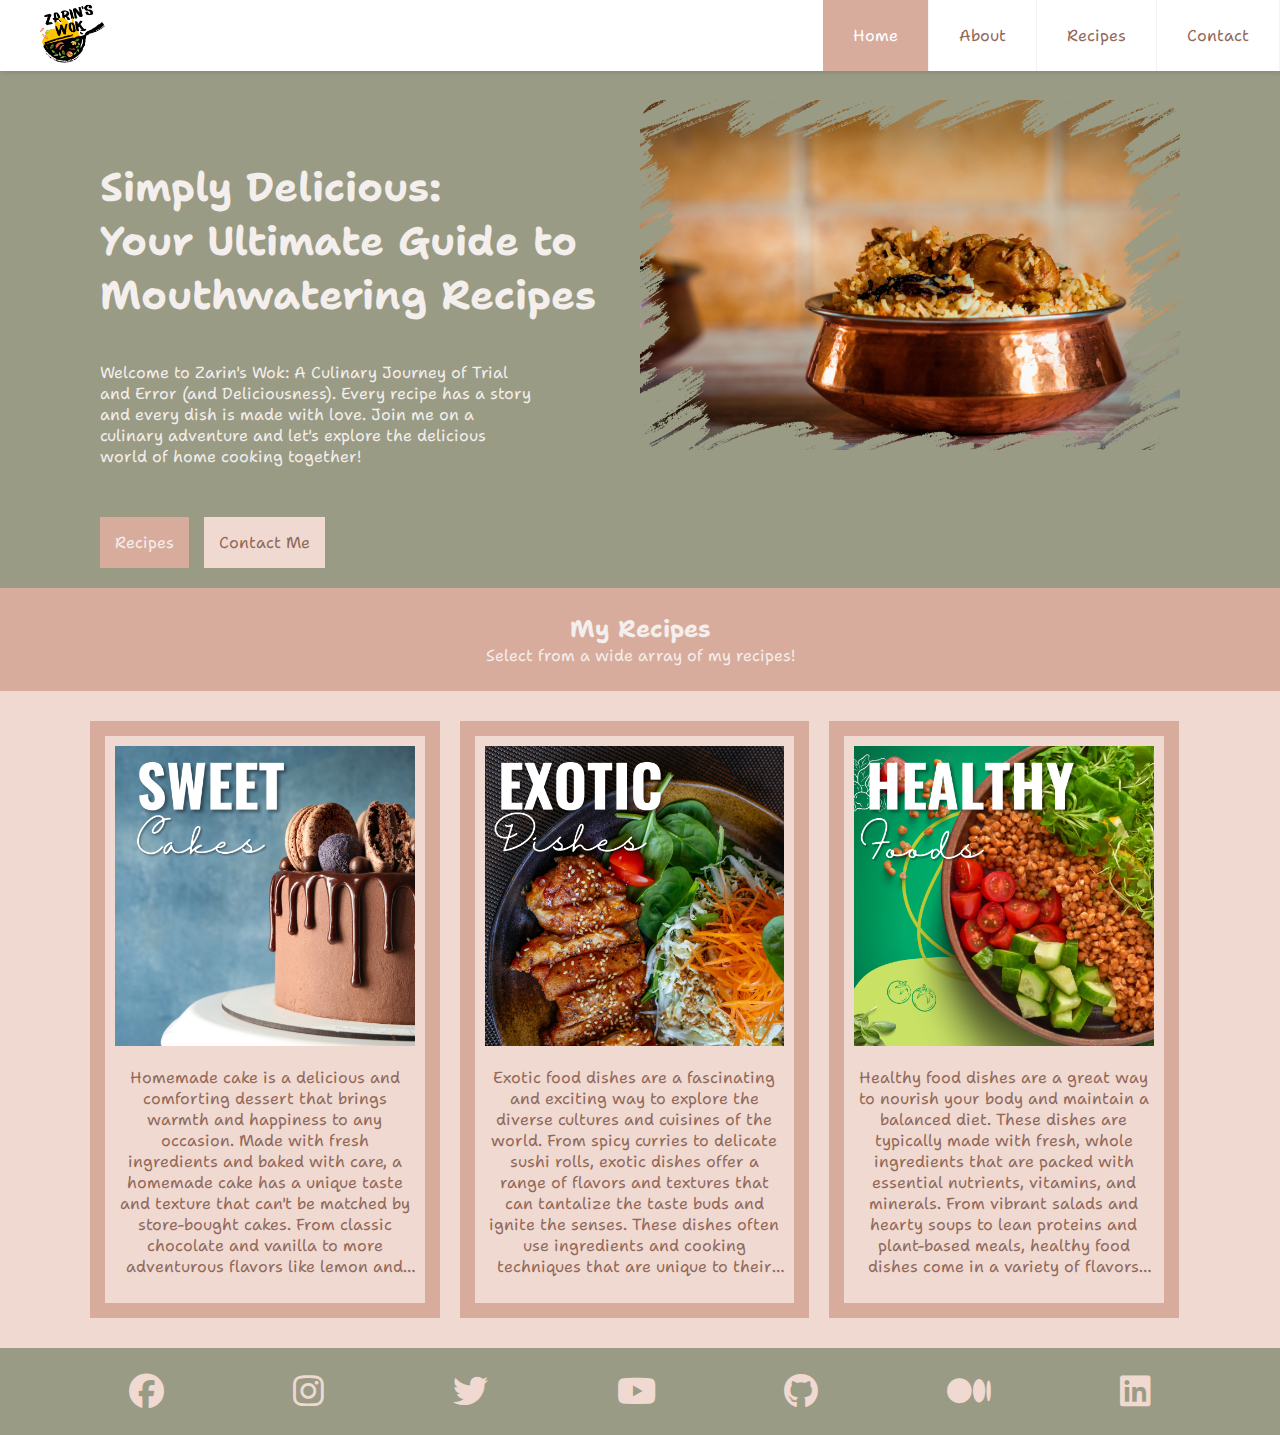
<file: index.html>
<!DOCTYPE html>
<html lang="en">
<head>
  <title>Zarin's Wok</title>
  <meta charset="UTF-8">
  <meta name="viewport" content="width=device-width, initial-scale=1">
  <link href="assets/css/style.css" rel="stylesheet">
  <link href="https://cdnjs.cloudflare.com/ajax/libs/font-awesome/6.3.0/css/all.min.css" rel="stylesheet">
  <link rel="preconnect" href="https://fonts.googleapis.com">
  <link rel="preconnect" href="https://fonts.gstatic.com" crossorigin>
  <link href="https://fonts.googleapis.com/css2?family=Shantell+Sans:wght@300&display=swap" rel="stylesheet">
</head>
<body>
<header class="header">
  <nav>
    <a href="index.html" class="logo-anchor"><img alt="logo" class="logo" src="assets/images/logo.png"></a>
    <ul class="menu">
      <li><a href="index.html" class="selected">Home</a></li>
      <li><a href="pages/about.html">About</a></li>
      <li><a href="pages/recipes.html">Recipes</a></li>
      <li><a href="pages/contact.html">Contact</a></li>
    </ul>
  </nav>
</header>
<main>
  <article>
    <div class="top-segment">
      <div class="column">
        <img alt="alternative-logo" class="logo-sm" src="assets/images/logo_lg.png">
        <h3>
          Simply Delicious: <br>
          Your Ultimate Guide to Mouthwatering Recipes
        </h3>
        <p>
          Welcome to Zarin's Wok: A Culinary Journey of Trial and Error (and Deliciousness).
          Every recipe has a story and every dish is made with love. Join me on a culinary adventure and let's explore the delicious world of home cooking together!
        </p>
        <div class="btn-container">
          <a target="_blank"  class="primary-btn-1" href="pages/recipes.html" >
            Recipes
          </a>
          <a target="_blank" class="primary-btn-2" href="pages/contact.html" >
            Contact Me
          </a>
        </div>
      </div>
      <div class="column">
        <img alt="display-image" src="assets/images/slide-img3.png" class="banner-img">
      </div>
    </div>
  </article>
  <section>
   <div class="middle-segment-top">
     <h2 class="text-center margin0">My Recipes</h2>
     <p class="text-center margin0">Select from a wide array of my recipes!</p>
   </div>
    <div class="middle-segment-bottom">
      <div class="pull-left column">
        <div>
          <div class="card">
            <div class="text-center">
              <img alt="cardImage" src="assets/images/1.png">
            </div>
            <p class="text-center cardText">
              Homemade cake is a delicious and comforting dessert that brings warmth and happiness to any occasion. Made with fresh ingredients and baked with care, a homemade cake has a unique taste and texture that can't be matched by store-bought cakes. From classic chocolate and vanilla to more adventurous flavors like lemon and carrot, there is a homemade cake for every taste and preference. Whether you're celebrating a special occasion or simply indulging in a sweet treat, a homemade cake is the perfect way to show your love and appreciation for the people in your life.
            </p>
          </div>
        </div>
      </div>
      <div class="pull-left column">
        <div>
          <div class="card">
            <div class="text-center">
              <img alt="cardImage" src="assets/images/2.png">
            </div>
            <p class="text-center cardText">
              Exotic food dishes are a fascinating and exciting way to explore the diverse cultures and cuisines of the world. From spicy curries to delicate sushi rolls, exotic dishes offer a range of flavors and textures that can tantalize the taste buds and ignite the senses. These dishes often use ingredients and cooking techniques that are unique to their respective cultures, resulting in a truly authentic and unforgettable dining experience. Whether you're looking to try something new or expand your culinary horizons, exotic food dishes offer a thrilling and delicious way to discover the world through food.
            </p>
          </div>
        </div>
      </div>
      <div class="pull-left column">
        <div>
          <div class="card">
            <div class="text-center">
              <img alt="cardImage" src="assets/images/3.png">
            </div>
            <p class="text-center cardText">
              Healthy food dishes are a great way to nourish your body and maintain a balanced diet. These dishes are typically made with fresh, whole ingredients that are packed with essential nutrients, vitamins, and minerals. From vibrant salads and hearty soups to lean proteins and plant-based meals, healthy food dishes come in a variety of flavors and styles to suit different tastes and dietary needs. Eating healthy doesn't mean sacrificing flavor or satisfaction, and many healthy dishes can be just as delicious and satisfying as their less healthy counterparts. Incorporate healthy food dishes into your diet.
            </p>
          </div>
        </div>
      </div>
    </div>
  </section>
</main>
<footer>
  <div class="footerSegment text-center">
    <a target="_blank" href="https://www.facebook.com"><i class="fab fa-facebook"></i></a>
    <a target="_blank" href="https://www.instagram.com"><i class="fab fa-instagram"></i></a>
    <a target="_blank" href="https://www.twitter.com"><i class="fab fa-twitter"></i></a>
    <a target="_blank" href="https://youtube.com"><i class="fab fa-youtube"></i></a>
    <a target="_blank" href="https://github.com"><i class="fab fa-github"></i></a>
    <a target="_blank" href="https://medium.com"><i class="fab fa-medium"></i></a>
    <a target="_blank" href="https://linkedin.com"><i class="fab fa-linkedin"></i></a>
  </div>
</footer>
</body>
</html>
</file>
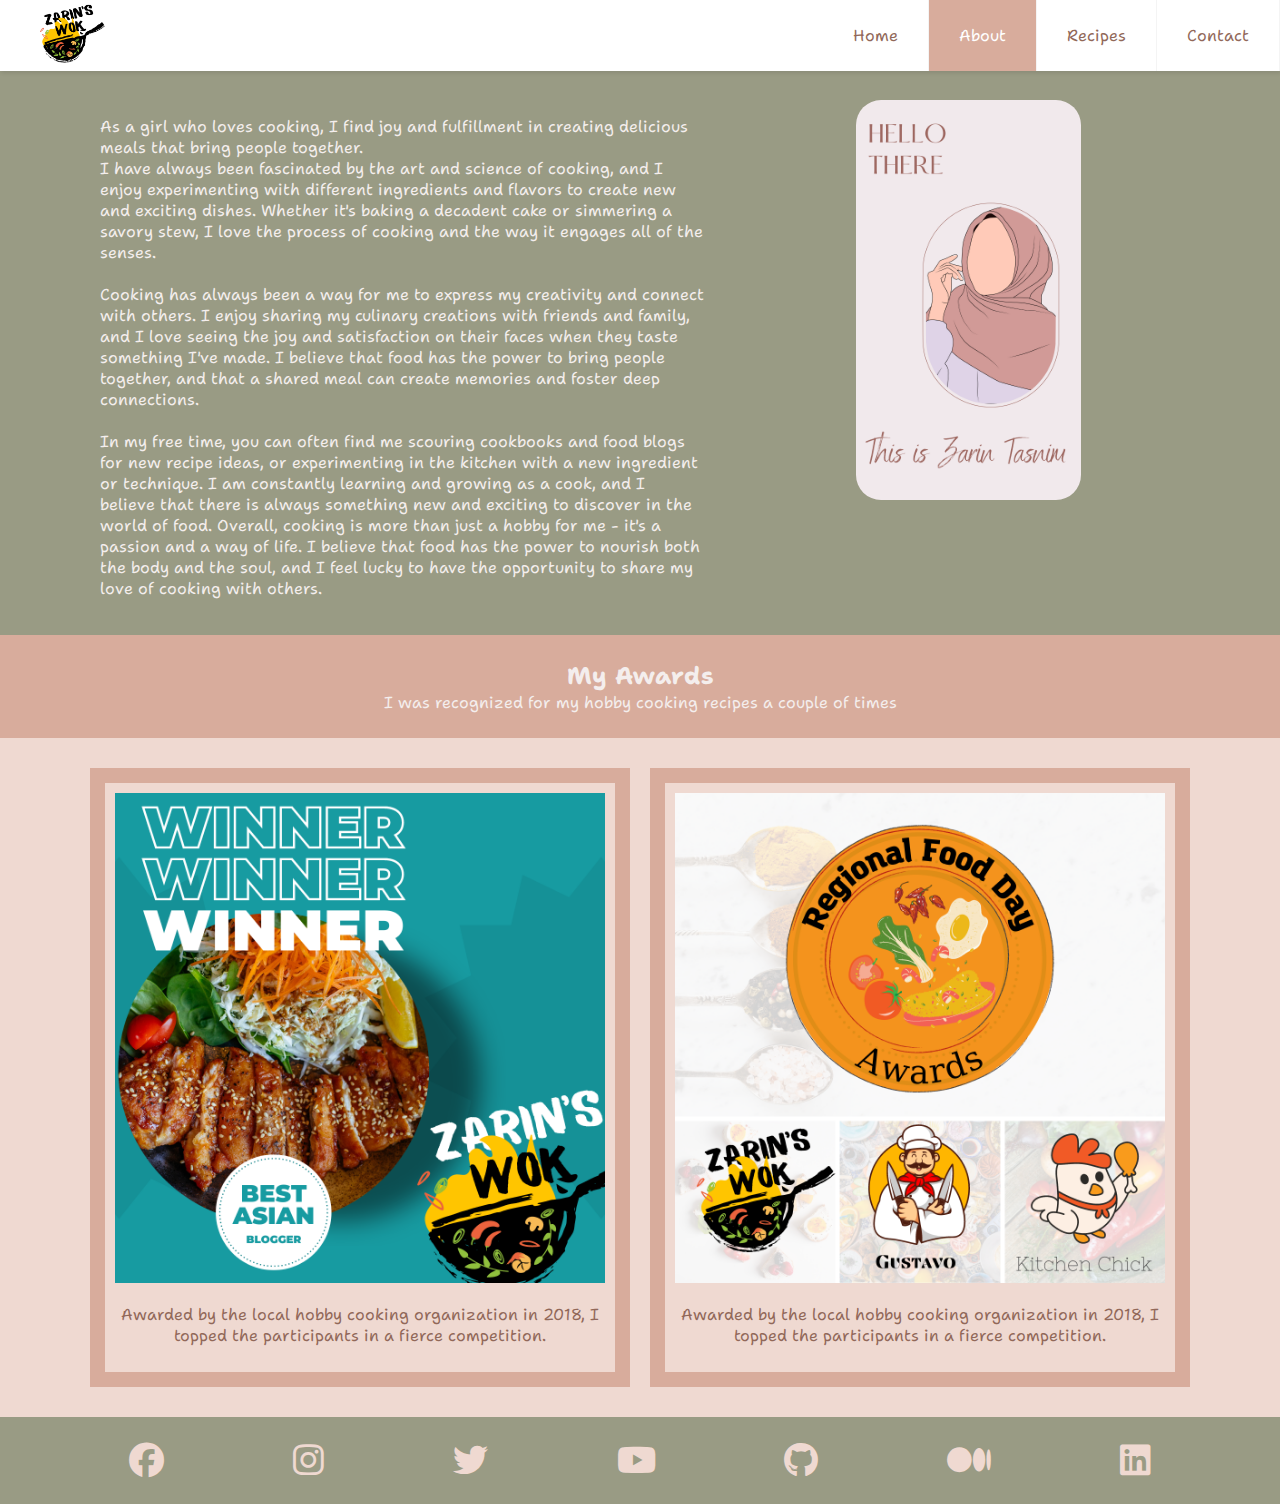
<file: pages/about.html>
<!DOCTYPE html>
<html lang="en">
<head>
    <meta charset="UTF-8">
    <meta http-equiv="X-UA-Compatible" content="IE=edge">
    <meta name="viewport" content="width=device-width, initial-scale=1.0">
    <link href="../assets/css/style.css" rel="stylesheet">
    <link href="https://cdnjs.cloudflare.com/ajax/libs/font-awesome/6.3.0/css/all.min.css" rel="stylesheet">
    <link rel="preconnect" href="https://fonts.googleapis.com">
    <link rel="preconnect" href="https://fonts.gstatic.com" crossorigin>
    <link href="https://fonts.googleapis.com/css2?family=Shantell+Sans:wght@300&display=swap" rel="stylesheet">
    <title>Zarin's Wok</title>
</head>
<body>
    <header class="header">
      <nav>
        <a href="../index.html" class="logo-anchor"><img alt="logo" class="logo" src="../assets/images/logo.png"></a>
        <ul class="menu">
          <li><a href="../index.html">Home</a></li>
          <li><a class="selected" href="about.html">About</a></li>
          <li><a href="recipes.html">Recipes</a></li>
          <li><a href="contact.html">Contact</a></li>
        </ul>
      </nav>
    </header>
    <main>
      <article>
        <div class="top-segment">
          <div class="about-left column">
            <p>
              As a girl who loves cooking, I find joy and fulfillment in creating delicious meals that bring people together. <br>
              I have always been fascinated by the art and science of cooking, and I enjoy experimenting with different ingredients and flavors to create new and exciting dishes.
              Whether it's baking a decadent cake or simmering a savory stew, I love the process of cooking and the way it engages all of the senses.
    <br><br>
              Cooking has always been a way for me to express my creativity and connect with others. I enjoy sharing my culinary creations with friends and family, and I love seeing the joy and satisfaction on their faces when they taste something I've made. I believe that food has the power to bring people together, and that a shared meal can create memories and foster deep connections.
    <br><br>
              In my free time, you can often find me scouring cookbooks and food blogs for new recipe ideas, or experimenting in the kitchen with a new ingredient or technique. I am constantly learning and growing as a cook, and I believe that there is always something new and exciting to discover in the world of food.
    
              Overall, cooking is more than just a hobby for me - it's a passion and a way of life. I believe that food has the power to nourish both the body and the soul, and I feel lucky to have the opportunity to share my love of cooking with others.
            </p>
          </div>
          <div class="about-right column">
            <img alt="display-image" src="../assets/images/about.png" class="banner-img">
          </div>
        </div>
      </article>
      <section>
        <div class="middle-segment-top">
          <h2 class="text-center margin0">My Awards</h2>
          <p class="text-center margin0">I was recognized for my hobby cooking recipes a couple of times</p>
        </div>
        <div class="middle-segment-bottom about">
          <div class="pull-left column">
            <div>
              <div class="card">
                <div class="text-center">
                  <img alt="cardImage" src="../assets/images/award1.png">
                </div>
                <p class="text-center cardText">
                  Awarded by the local hobby cooking organization in 2018, I topped the participants in a fierce competition.
                </p>
              </div>
            </div>
          </div>
          <div class="pull-left column">
            <div>
              <div class="card">
                <div class="text-center">
                  <img alt="cardImage" src="../assets/images/award2.png">
                </div>
                <p class="text-center cardText">
                  Awarded by the local hobby cooking organization in 2018, I topped the participants in a fierce competition.
                </p>
              </div>
            </div>
          </div>
        </div>
      </section>
    </main>
    <footer>
      <div class="footerSegment text-center">
        <a target="_blank" href="https://www.facebook.com"><i class="fab fa-facebook"></i></a>
        <a target="_blank" href="https://www.instagram.com"><i class="fab fa-instagram"></i></a>
        <a target="_blank" href="https://www.twitter.com"><i class="fab fa-twitter"></i></a>
        <a target="_blank" href="https://youtube.com"><i class="fab fa-youtube"></i></a>
        <a target="_blank" href="https://github.com"><i class="fab fa-github"></i></a>
        <a target="_blank" href="https://medium.com"><i class="fab fa-medium"></i></a>
        <a target="_blank" href="https://linkedin.com"><i class="fab fa-linkedin"></i></a>
      </div>
    </footer>
    </body>
</html>
</file>
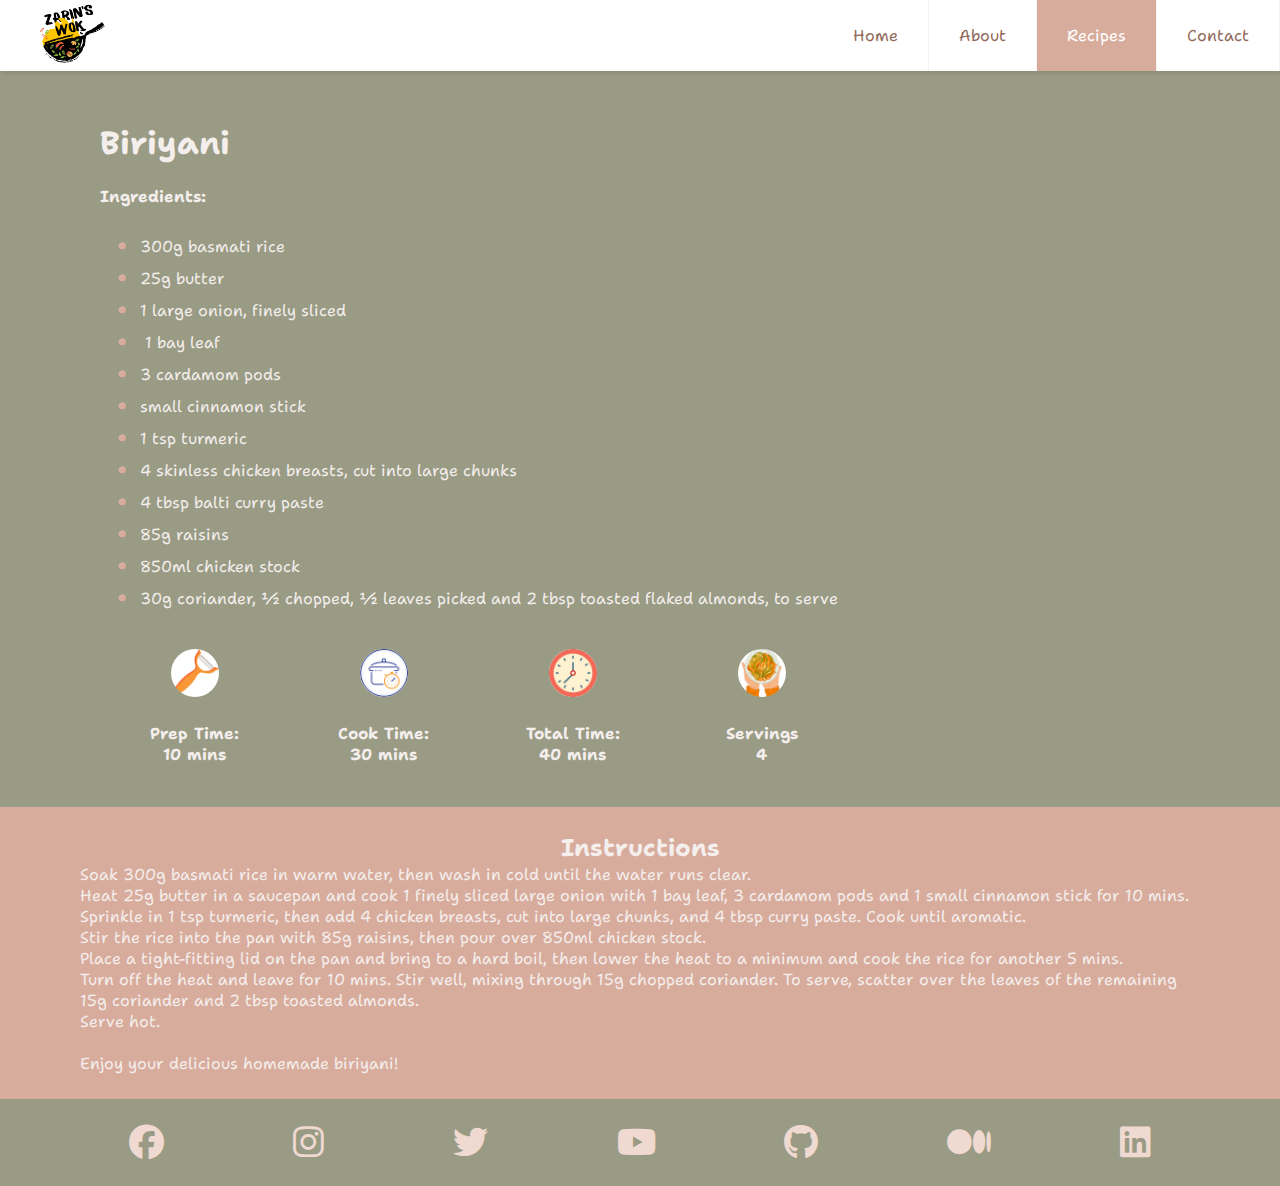
<file: pages/biriyani.html>
<!DOCTYPE html>
<html lang="en">
<head>
  <title>Zarin's Wok</title>
  <meta name="viewport" content="width=device-width, initial-scale=1">
  <link href="../assets/css/style.css" rel="stylesheet">
  <link href="https://cdnjs.cloudflare.com/ajax/libs/font-awesome/6.3.0/css/all.min.css" rel="stylesheet">
  <link rel="preconnect" href="https://fonts.googleapis.com">
  <link rel="preconnect" href="https://fonts.gstatic.com" crossorigin>
  <link href="https://fonts.googleapis.com/css2?family=Shantell+Sans:wght@300&display=swap" rel="stylesheet">
</head>
<body>
<header class="header">
  <nav>
    <a href="../index.html" class="logo-anchor"><img alt="logo" class="logo" src="../assets/images/logo.png"></a>
    <ul class="menu">
      <li><a href="../index.html">Home</a></li>
      <li><a href="about.html">About</a></li>
      <li><a class="selected" href="recipes.html">Recipes</a></li>
      <li><a href="contact.html">Contact</a></li>
    </ul>
  </nav>
</header>
<main>
  <article>
    <div class="top-segment">
      <div class="about-left column">
        <h1>
          Biriyani
        </h1>
        <h4>
          Ingredients:
        </h4>
        <ul>
          <li>300g basmati rice</li>
          <li>25g butter</li>
          <li>1 large onion, finely sliced</li>
          <li> 1 bay leaf</li>
          <li>3 cardamom pods</li>
          <li>small cinnamon stick</li>
          <li>1 tsp turmeric</li>
          <li>4 skinless chicken breasts, cut into large chunks</li>
          <li>4 tbsp balti curry paste</li>
          <li>85g raisins</li>
          <li>850ml chicken stock</li>
          <li>30g coriander, ½ chopped, ½ leaves picked and 2 tbsp toasted flaked almonds, to serve</li>
        </ul>
        <br>
        <div class="preparation">
          <div class="pull-left column">
            <div>
              <div class="text-center">
                <img alt="cardImage" src="../assets/images/prep.png">
              </div>
              <h4 class="text-center cardText width-100-percent">
                Prep Time:<br>
                10 mins
              </h4>
            </div>
          </div>
          <div class="pull-left column">
            <div>
              <div class="text-center">
                <img alt="cardImage" src="../assets/images/cook.png">
              </div>
              <h4 class="text-center cardText">
                Cook Time:<br>
                30 mins
              </h4>
            </div>
          </div>
          <div class="pull-left column">
            <div>
              <div class="text-center">
                <img alt="cardImage" src="../assets/images/total.png">
              </div>
              <h4 class="text-center cardText">
                Total Time:<br>
                40 mins
              </h4>
            </div>
          </div>
          <div class="pull-left column">
            <div>
              <div class="text-center">
                <img alt="cardImage" src="../assets/images/serving.png">
              </div>
              <h4 class="text-center cardText">
                Servings<br>
                4
              </h4>
            </div>
          </div>
        </div>
      </div>
    </div>
  </article>
  <section>
    <div class="middle-segment-top">
      <h2 class="text-center margin0">Instructions</h2>
      <p class="margin0">
        Soak 300g basmati rice in warm water, then wash in cold until the water runs clear.<br>
        Heat 25g butter in a saucepan and cook 1 finely sliced large onion with 1 bay leaf, 3 cardamom pods and 1 small cinnamon stick for 10 mins.<br>
        Sprinkle in 1 tsp turmeric, then add 4 chicken breasts, cut into large chunks, and 4 tbsp curry paste. Cook until aromatic.<br>
        Stir the rice into the pan with 85g raisins, then pour over 850ml chicken stock. <br>
        Place a tight-fitting lid on the pan and bring to a hard boil, then lower the heat to a minimum and cook the rice for another 5 mins. <br>
        Turn off the heat and leave for 10 mins. Stir well, mixing through 15g chopped coriander. To serve, scatter over the leaves of the remaining 15g coriander and 2 tbsp toasted almonds. <br>
        Serve hot. <br> <br>
        Enjoy your delicious homemade biriyani!</p>
    </div>
  </section>
</main>
<footer>
  <div class="footerSegment text-center">
    <a target="_blank" href="https://www.facebook.com"><i class="fab fa-facebook"></i></a>
    <a target="_blank" href="https://www.instagram.com"><i class="fab fa-instagram"></i></a>
    <a target="_blank" href="https://www.twitter.com"><i class="fab fa-twitter"></i></a>
    <a target="_blank" href="https://youtube.com"><i class="fab fa-youtube"></i></a>
    <a target="_blank" href="https://github.com"><i class="fab fa-github"></i></a>
    <a target="_blank" href="https://medium.com"><i class="fab fa-medium"></i></a>
    <a target="_blank" href="https://linkedin.com"><i class="fab fa-linkedin"></i></a>
  </div>
</footer>
</body>
</html>
</file>
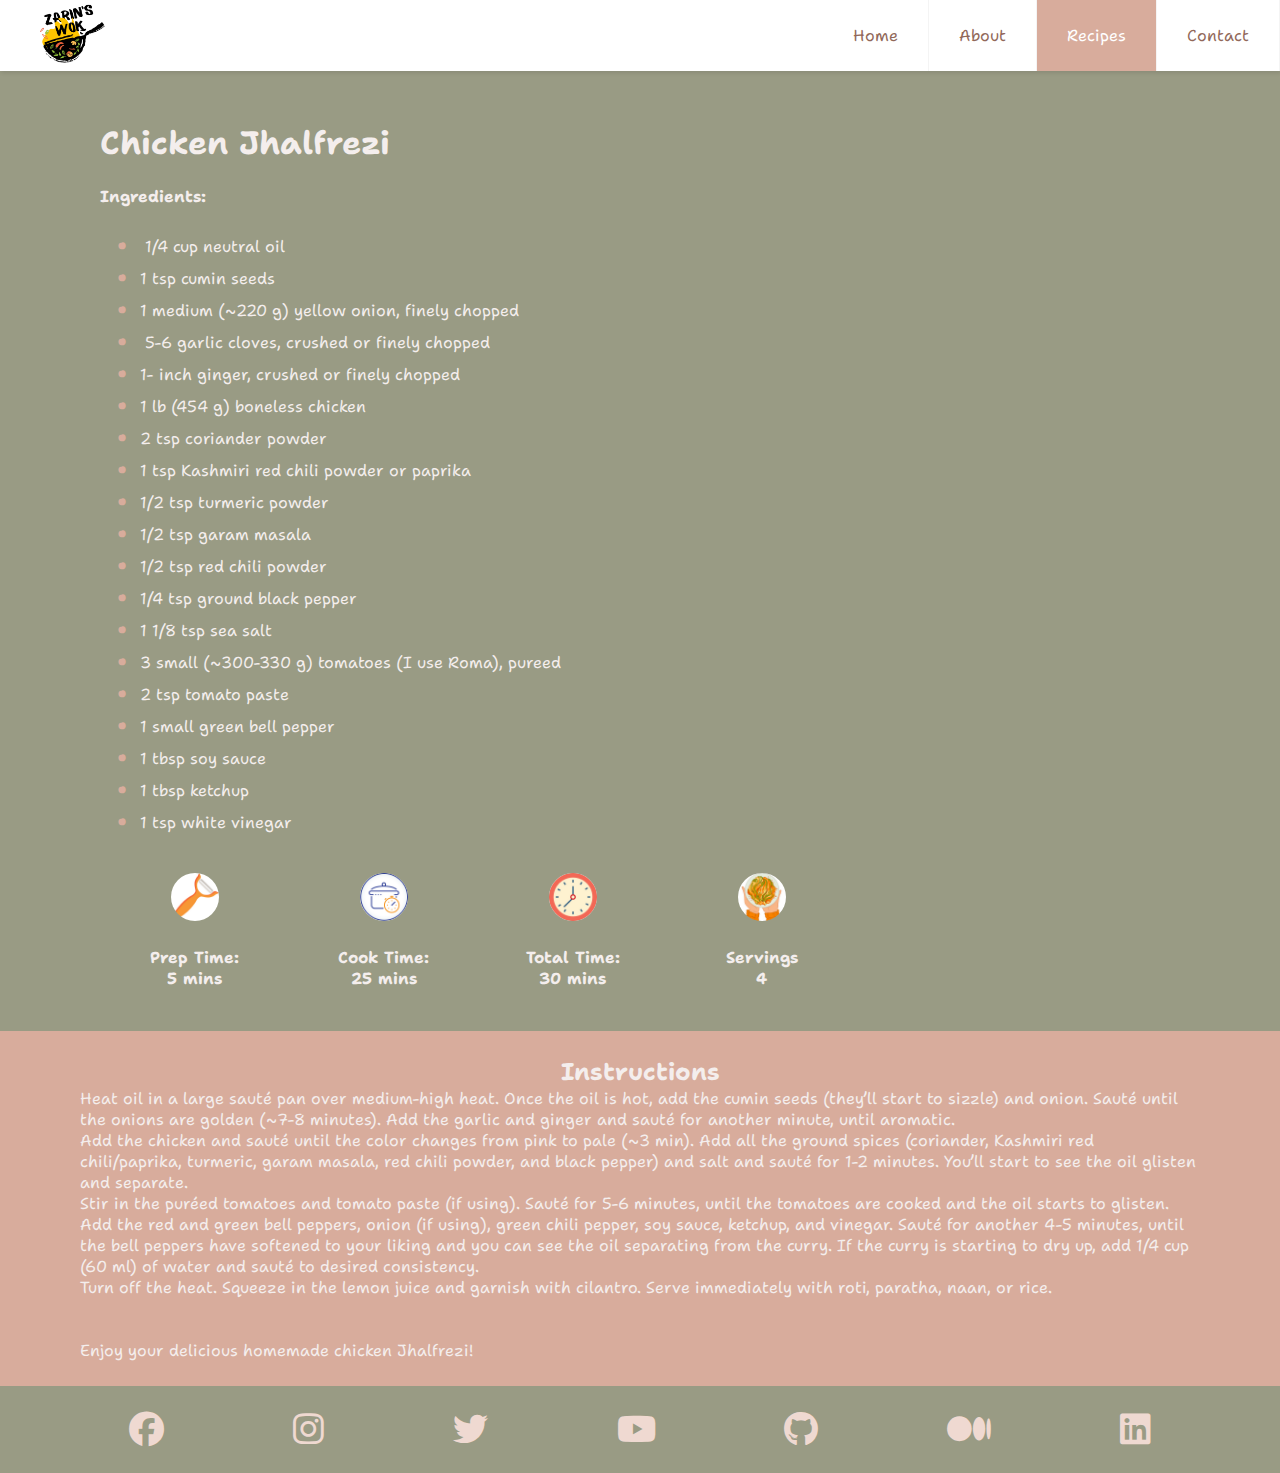
<file: pages/chicken_jhalfrezi.html>
<!DOCTYPE html>
<html lang="en">
<head>
  <title>Zarin's Wok</title>
  <meta name="viewport" content="width=device-width, initial-scale=1">
  <link href="../assets/css/style.css" rel="stylesheet">
  <link href="https://cdnjs.cloudflare.com/ajax/libs/font-awesome/6.3.0/css/all.min.css" rel="stylesheet">
  <link rel="preconnect" href="https://fonts.googleapis.com">
  <link rel="preconnect" href="https://fonts.gstatic.com" crossorigin>
  <link href="https://fonts.googleapis.com/css2?family=Shantell+Sans:wght@300&display=swap" rel="stylesheet">
</head>
<body>
<header class="header">
  <nav>
    <a href="../index.html" class="logo-anchor"><img alt="logo" class="logo" src="../assets/images/logo.png"></a>
    <ul class="menu">
      <li><a href="../index.html">Home</a></li>
      <li><a href="about.html">About</a></li>
      <li><a class="selected" href="recipes.html">Recipes</a></li>
      <li><a href="contact.html">Contact</a></li>
    </ul>
  </nav>
</header>
<main>
  <article>
    <div class="top-segment">
      <div class="about-left column">
        <h1>
          Chicken Jhalfrezi
        </h1>
        <h4>
          Ingredients:
        </h4>
        <ul>
          <li> 1/4 cup neutral oil</li>
          <li>1 tsp cumin seeds</li>
          <li>1 medium (~220 g) yellow onion, finely chopped</li>
          <li> 5-6 garlic cloves, crushed or finely chopped</li>
          <li>1- inch ginger, crushed or finely chopped</li>
          <li>1 lb (454 g) boneless chicken </li>
          <li>2 tsp coriander powder</li>
          <li>1 tsp Kashmiri red chili powder or paprika</li>
          <li>1/2 tsp turmeric powder</li>
          <li>1/2 tsp garam masala</li>
          <li>1/2 tsp red chili powder</li>
          <li>1/4 tsp ground black pepper</li>
          <li>1 1/8 tsp sea salt</li>
          <li>3 small (~300-330 g) tomatoes (I use Roma), pureed</li>
          <li>2 tsp tomato paste</li>
          <li>1 small green bell pepper</li>
          <li>1 tbsp soy sauce</li>
          <li>1 tbsp ketchup</li>
          <li>1 tsp white vinegar</li>
        </ul>
        <br>
        <div class="preparation">
          <div class="pull-left column">
            <div>
              <div class="text-center">
                <img alt="cardImage" src="../assets/images/prep.png">
              </div>
              <h4 class="text-center cardText width-100-percent">
                Prep Time:<br>
                5 mins
              </h4>
            </div>
          </div>
          <div class="pull-left column">
            <div>
              <div class="text-center">
                <img alt="cardImage" src="../assets/images/cook.png">
              </div>
              <h4 class="text-center cardText">
                Cook Time:<br>
                25 mins
              </h4>
            </div>
          </div>
          <div class="pull-left column">
            <div>
              <div class="text-center">
                <img alt="cardImage" src="../assets/images/total.png">
              </div>
              <h4 class="text-center cardText">
                Total Time:<br>
                30 mins
              </h4>
            </div>
          </div>
          <div class="pull-left column">
            <div>
              <div class="text-center">
                <img alt="cardImage" src="../assets/images/serving.png">
              </div>
              <h4 class="text-center cardText">
                Servings<br>
                4
              </h4>
            </div>
          </div>
        </div>
      </div>
    </div>
  </article>
  <section>
    <div class="middle-segment-top">
      <h2 class="text-center margin0">Instructions</h2>
      <p class="margin0">
        Heat oil in a large sauté pan over medium-high heat. Once the oil is hot, add the cumin seeds (they’ll start to sizzle) and onion. Sauté until the onions are golden (~7-8 minutes). Add the garlic and ginger and sauté for another minute, until aromatic. <br>
        Add the chicken and sauté until the color changes from pink to pale (~3 min). Add all the ground spices (coriander, Kashmiri red chili/paprika, turmeric, garam masala, red chili powder, and black pepper) and salt and sauté for 1-2 minutes. You’ll start to see the oil glisten and separate.<br>
        Stir in the puréed tomatoes and tomato paste (if using). Sauté for 5-6 minutes, until the tomatoes are cooked and the oil starts to glisten. <br>
        Add the red and green bell peppers, onion (if using), green chili pepper, soy sauce, ketchup, and vinegar. Sauté for another 4-5 minutes, until the bell peppers have softened to your liking and you can see the oil separating from the curry. If the curry is starting to dry up, add 1/4 cup (60 ml) of water and sauté to desired consistency.<br>
        Turn off the heat. Squeeze in the lemon juice and garnish with cilantro. Serve immediately with roti, paratha, naan, or rice.<br>
 <br> <br>
        Enjoy your delicious homemade chicken Jhalfrezi!</p>
    </div>
  </section>
</main>
<footer>
  <div class="footerSegment text-center">
    <a target="_blank" href="https://www.facebook.com"><i class="fab fa-facebook"></i></a>
    <a target="_blank" href="https://www.instagram.com"><i class="fab fa-instagram"></i></a>
    <a target="_blank" href="https://www.twitter.com"><i class="fab fa-twitter"></i></a>
    <a target="_blank" href="https://youtube.com"><i class="fab fa-youtube"></i></a>
    <a target="_blank" href="https://github.com"><i class="fab fa-github"></i></a>
    <a target="_blank" href="https://medium.com"><i class="fab fa-medium"></i></a>
    <a target="_blank" href="https://linkedin.com"><i class="fab fa-linkedin"></i></a>
  </div>
</footer>
</body>
</html>
</file>
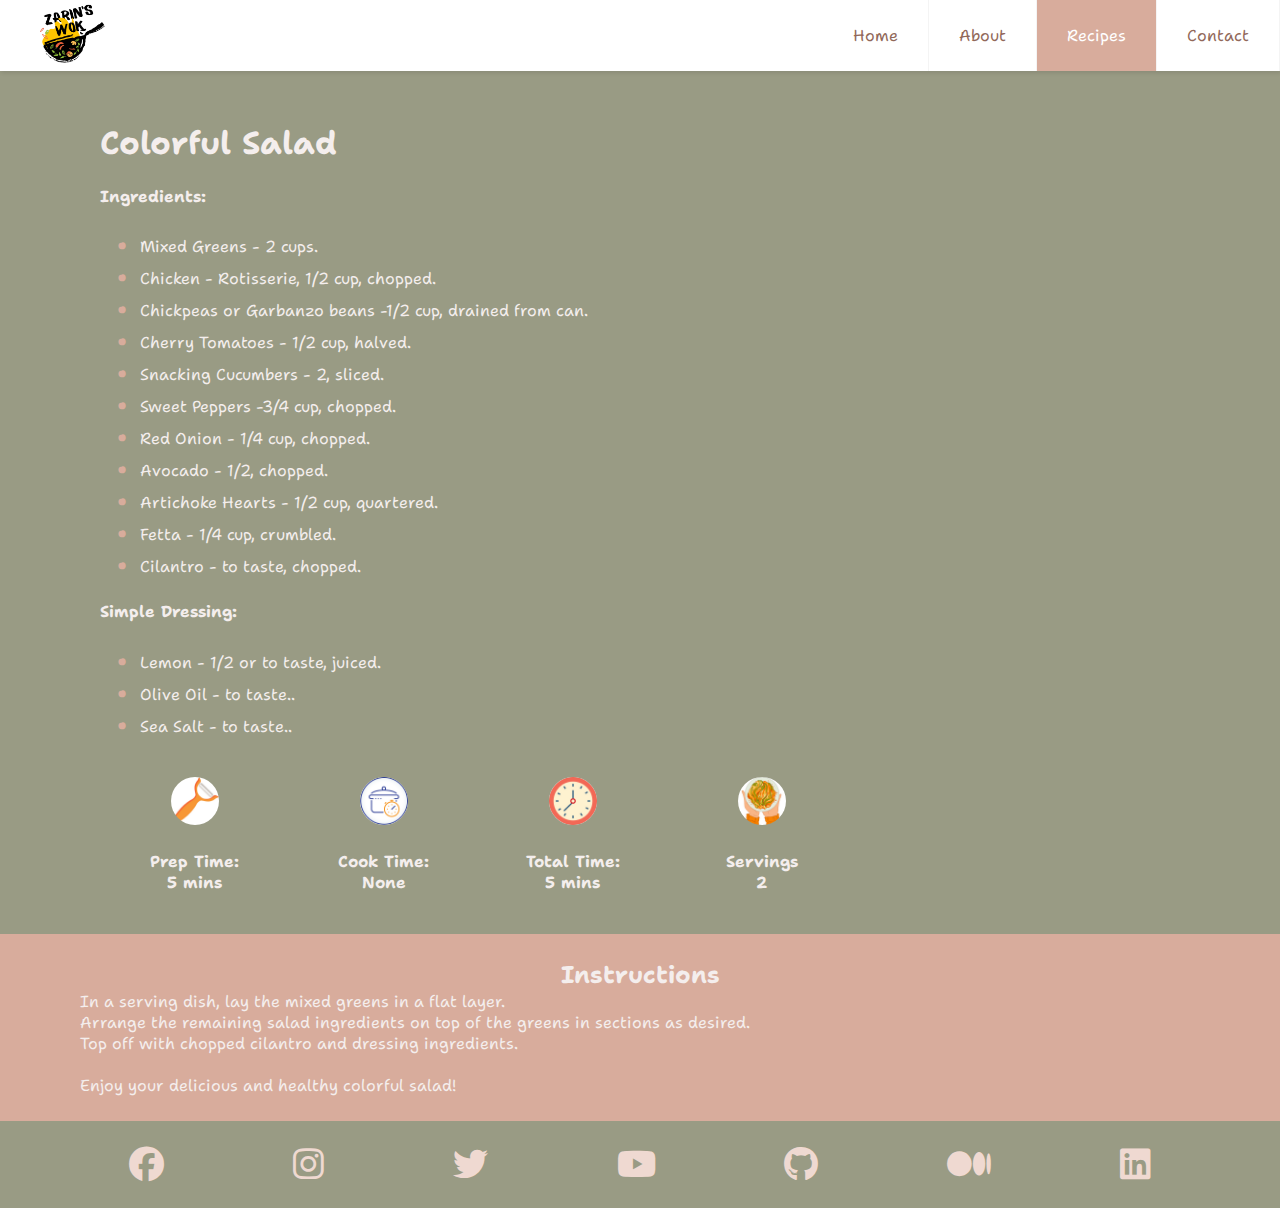
<file: pages/colorful_salad.html>
<!DOCTYPE html>
<html lang="en">
<head>
  <title>Zarin's Wok</title>
  <meta name="viewport" content="width=device-width, initial-scale=1">
  <link href="../assets/css/style.css" rel="stylesheet">
  <link href="https://cdnjs.cloudflare.com/ajax/libs/font-awesome/6.3.0/css/all.min.css" rel="stylesheet">
  <link rel="preconnect" href="https://fonts.googleapis.com">
  <link rel="preconnect" href="https://fonts.gstatic.com" crossorigin>
  <link href="https://fonts.googleapis.com/css2?family=Shantell+Sans:wght@300&display=swap" rel="stylesheet">
</head>
<body>
<header class="header">
  <nav>
    <a href="../index.html" class="logo-anchor"><img alt="logo" class="logo" src="../assets/images/logo.png"></a>
    <ul class="menu">
      <li><a href="../index.html">Home</a></li>
      <li><a href="about.html">About</a></li>
      <li><a class="selected" href="recipes.html">Recipes</a></li>
      <li><a href="contact.html">Contact</a></li>
    </ul>
  </nav>
</header>
<main>
  <article>
    <div class="top-segment">
      <div class="about-left column">
        <h1>
          Colorful Salad
        </h1>
        <h4>
          Ingredients:
        </h4>
        <ul>
            <li>Mixed Greens - 2 cups.</li>
          <li>Chicken - Rotisserie, 1/2 cup, chopped.</li>
          <li>Chickpeas or Garbanzo beans -1/2 cup, drained from can.</li>
          <li>Cherry Tomatoes - 1/2 cup, halved.</li>
          <li>Snacking Cucumbers - 2, sliced.</li>
          <li>Sweet Peppers -3/4 cup, chopped.</li>
          <li>Red Onion - 1/4 cup, chopped.</li>
          <li>Avocado - 1/2, chopped.</li>
          <li>Artichoke Hearts - 1/2 cup, quartered.</li>
          <li>Fetta - 1/4 cup, crumbled.</li>
          <li>Cilantro - to taste, chopped.</li>
        </ul>
        <h4>
            Simple Dressing:
          </h4>
          <ul>
              <li>Lemon - 1/2 or to taste, juiced.</li>
            <li>Olive Oil - to taste..</li>
            <li>Sea Salt - to taste..</li>
            
          </ul>
        <br>
        <div class="preparation">
          <div class="pull-left column">
            <div>
              <div class="text-center">
                <img alt="cardImage" src="../assets/images/prep.png">
              </div>
              <h4 class="text-center cardText width-100-percent">
                Prep Time:<br>
                5 mins
              </h4>
            </div>
          </div>
          <div class="pull-left column">
            <div>
              <div class="text-center">
                <img alt="cardImage" src="../assets/images/cook.png">
              </div>
              <h4 class="text-center cardText">
                Cook Time:<br>
                None
              </h4>
            </div>
          </div>
          <div class="pull-left column">
            <div>
              <div class="text-center">
                <img alt="cardImage" src="../assets/images/total.png">
              </div>
              <h4 class="text-center cardText">
                Total Time:<br>
                5 mins
              </h4>
            </div>
          </div>
          <div class="pull-left column">
            <div>
              <div class="text-center">
                <img alt="cardImage" src="../assets/images/serving.png">
              </div>
              <h4 class="text-center cardText">
                Servings<br>
                2
              </h4>
            </div>
          </div>
        </div>
      </div>
    </div>
  </article>
  <section>
    <div class="middle-segment-top">
      <h2 class="text-center margin0">Instructions</h2>
      <p class="margin0">
        In a serving dish, lay the mixed greens in a flat layer.<br>
        Arrange the remaining salad ingredients on top of the greens in sections as desired.<br>
        Top off with chopped cilantro and dressing ingredients. <br> <br>
        Enjoy your delicious and healthy colorful salad!</p>
    </div>
  </section>
</main>
<footer>
  <div class="footerSegment text-center">
    <a target="_blank" href="https://www.facebook.com"><i class="fab fa-facebook"></i></a>
    <a target="_blank" href="https://www.instagram.com"><i class="fab fa-instagram"></i></a>
    <a target="_blank" href="https://www.twitter.com"><i class="fab fa-twitter"></i></a>
    <a target="_blank" href="https://youtube.com"><i class="fab fa-youtube"></i></a>
    <a target="_blank" href="https://github.com"><i class="fab fa-github"></i></a>
    <a target="_blank" href="https://medium.com"><i class="fab fa-medium"></i></a>
    <a target="_blank" href="https://linkedin.com"><i class="fab fa-linkedin"></i></a>
  </div>
</footer>
</body>
</html>
</file>
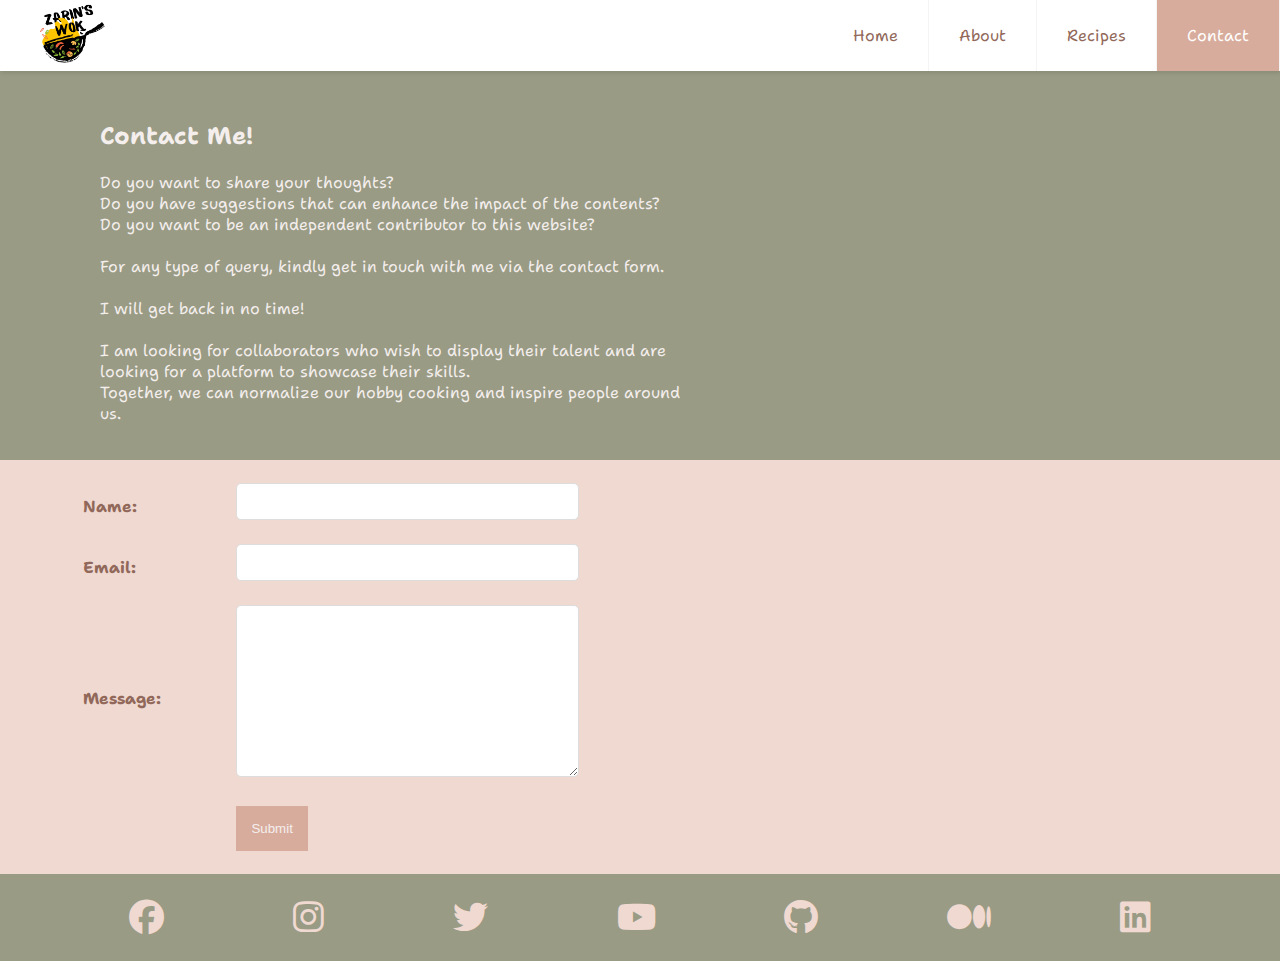
<file: pages/contact.html>
<!DOCTYPE html>
<html lang="en">
<head>
  <title>Zarin's Wok</title>
  <meta name="viewport" content="width=device-width, initial-scale=1">
  <link href="../assets/css/style.css" rel="stylesheet">
  <link href="https://cdnjs.cloudflare.com/ajax/libs/font-awesome/6.3.0/css/all.min.css" rel="stylesheet">
  <link rel="preconnect" href="https://fonts.googleapis.com">
  <link rel="preconnect" href="https://fonts.gstatic.com" crossorigin>
  <link href="https://fonts.googleapis.com/css2?family=Shantell+Sans:wght@300&display=swap" rel="stylesheet">
</head>
<body>
<header class="header">
  <nav>
    <a href="../index.html" class="logo-anchor"><img alt="logo" class="logo" src="../assets/images/logo.png"></a>
    <ul class="menu">
      <li><a href="../index.html">Home</a></li>
      <li><a href="about.html">About</a></li>
      <li><a href="recipes.html">Recipes</a></li>
      <li><a class="selected" href="contact.html">Contact</a></li>
    </ul>
  </nav>
</header>
<main>
  <section>
    <div class="top-segment">
      <div class="about-left column">
        <h2>Contact Me!</h2>
        <p>
          Do you want to share your thoughts?
          <br>
          Do you have suggestions that can enhance the impact of the contents?
          <br>
          Do you want to be an independent contributor to this website?
          <br>
          <br>
          For any type of query, kindly get in touch with me via the contact form.
          <br>
          <br>
          I will get back in no time!
          <br>
          <br>
          I am looking for collaborators who wish to display their talent and are looking for a platform to showcase their skills.
          <br>
          Together, we can normalize our hobby cooking and inspire people around us.
        </p>
      </div>

    </div>
  </section>
  <div class="middle-segment-bottom about">
    <div class="pull-left column">
      <form action="contact.html" method="post">
        <table>
          <tr>
            <td><label for="name">Name:</label></td>
            <td><input type="text" id="name" name="name" required></td>
          </tr>
          <tr>
            <td><label for="email">Email:</label></td>
            <td><input type="email" id="email" name="email" required></td>
          </tr>
          <tr>
            <td><label for="message">Message:</label></td>
            <td><textarea id="message" name="message" required></textarea></td>
          </tr>
          <tr>
            <td></td>
            <td> <input class="primary-btn-1" type="submit" value="Submit"></td>
          </tr>
        </table>
      </form>
    </div>
  </div>
</main>
<footer>
  <div class="footerSegment text-center">
    <a target="_blank" href="https://www.facebook.com"><i class="fab fa-facebook"></i></a>
    <a target="_blank" href="https://www.instagram.com"><i class="fab fa-instagram"></i></a>
    <a target="_blank" href="https://www.twitter.com"><i class="fab fa-twitter"></i></a>
    <a target="_blank" href="https://youtube.com"><i class="fab fa-youtube"></i></a>
    <a target="_blank" href="https://github.com"><i class="fab fa-github"></i></a>
    <a target="_blank" href="https://medium.com"><i class="fab fa-medium"></i></a>
    <a target="_blank" href="https://linkedin.com"><i class="fab fa-linkedin"></i></a>
  </div>
</footer>
</body>
</html>
</file>
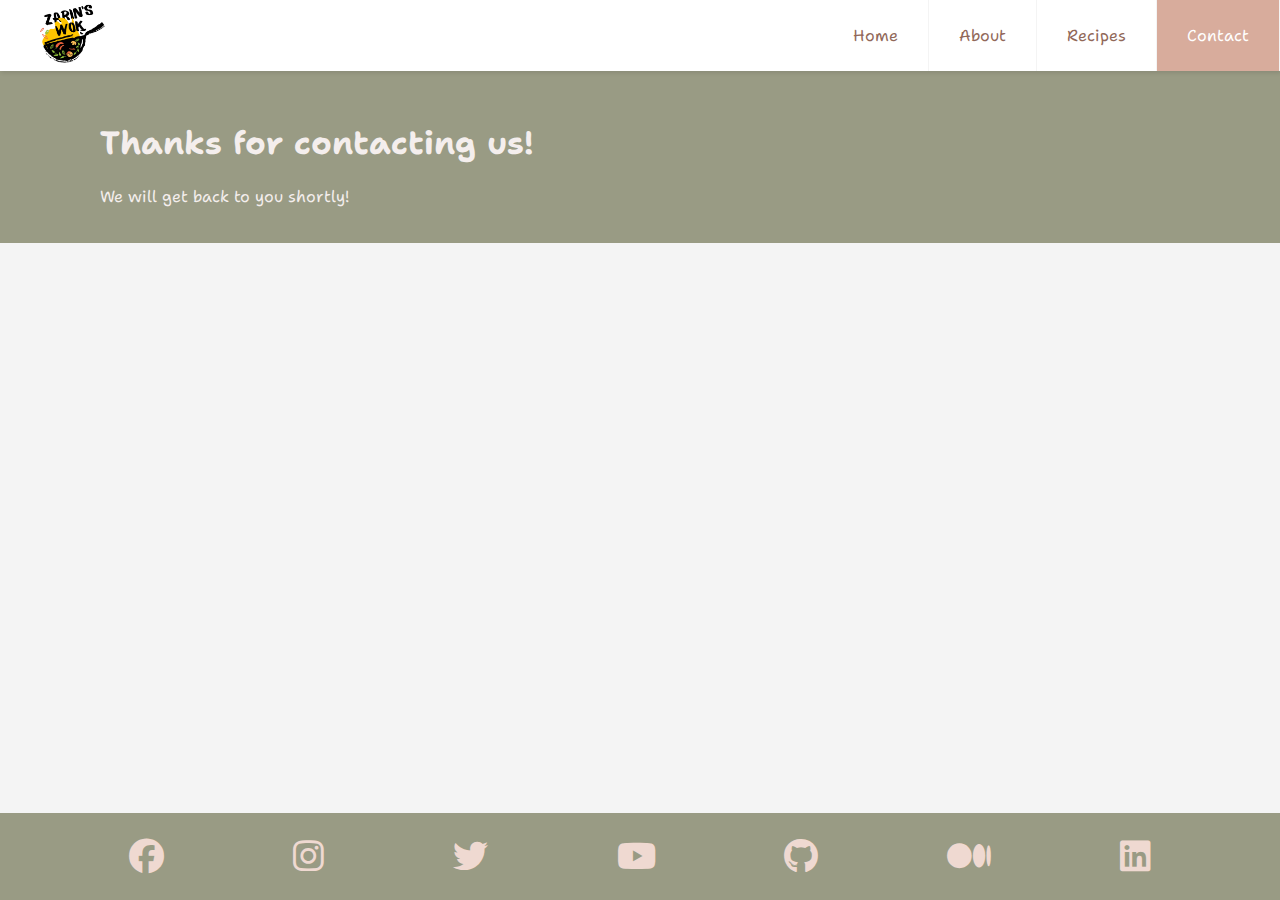
<file: pages/contact_detail.html>
<!DOCTYPE html>
<html lang="en">
<head>
    <meta charset="UTF-8">
    <meta http-equiv="X-UA-Compatible" content="IE=edge">
    <meta name="viewport" content="width=device-width, initial-scale=1.0">
    <link href="../assets/css/style.css" rel="stylesheet">
    <link href="https://cdnjs.cloudflare.com/ajax/libs/font-awesome/6.3.0/css/all.min.css" rel="stylesheet">
    <link rel="preconnect" href="https://fonts.googleapis.com">
    <link rel="preconnect" href="https://fonts.gstatic.com" crossorigin>
    <link href="https://fonts.googleapis.com/css2?family=Shantell+Sans:wght@300&display=swap" rel="stylesheet">
    <title>Zarin's Wok</title>
</head>
<body>
    <header class="header">
      <nav>
        <a href="../index.html" class="logo-anchor"><img alt="logo" class="logo" src="../assets/images/logo.png"></a>
        <ul class="menu">
          <li><a href="../index.html">Home</a></li>
          <li><a  href="about.html">About</a></li>
          <li><a href="recipes.html">Recipes</a></li>
          <li><a class="selected" href="contact.html">Contact</a></li>
        </ul>
      </nav>
    </header>
    <main>
      <article>
        <div class="top-segment">
          <div class="about-left column">
            <h1 > 
              Thanks for contacting us!
              
            </h1>
            <p>
                We will get back to you shortly!
            </p>
          </div>
         
        </div>
      </article>
    </main>
    <footer>
      <div class="footerSegment text-center fixed-footer">
        <a target="_blank" href="https://www.facebook.com"><i class="fab fa-facebook"></i></a>
        <a target="_blank" href="https://www.instagram.com"><i class="fab fa-instagram"></i></a>
        <a target="_blank" href="https://www.twitter.com"><i class="fab fa-twitter"></i></a>
        <a target="_blank" href="https://youtube.com"><i class="fab fa-youtube"></i></a>
        <a target="_blank" href="https://github.com"><i class="fab fa-github"></i></a>
        <a target="_blank" href="https://medium.com"><i class="fab fa-medium"></i></a>
        <a target="_blank" href="https://linkedin.com"><i class="fab fa-linkedin"></i></a>
      </div>
    </footer>
    </body>
</html>
</file>
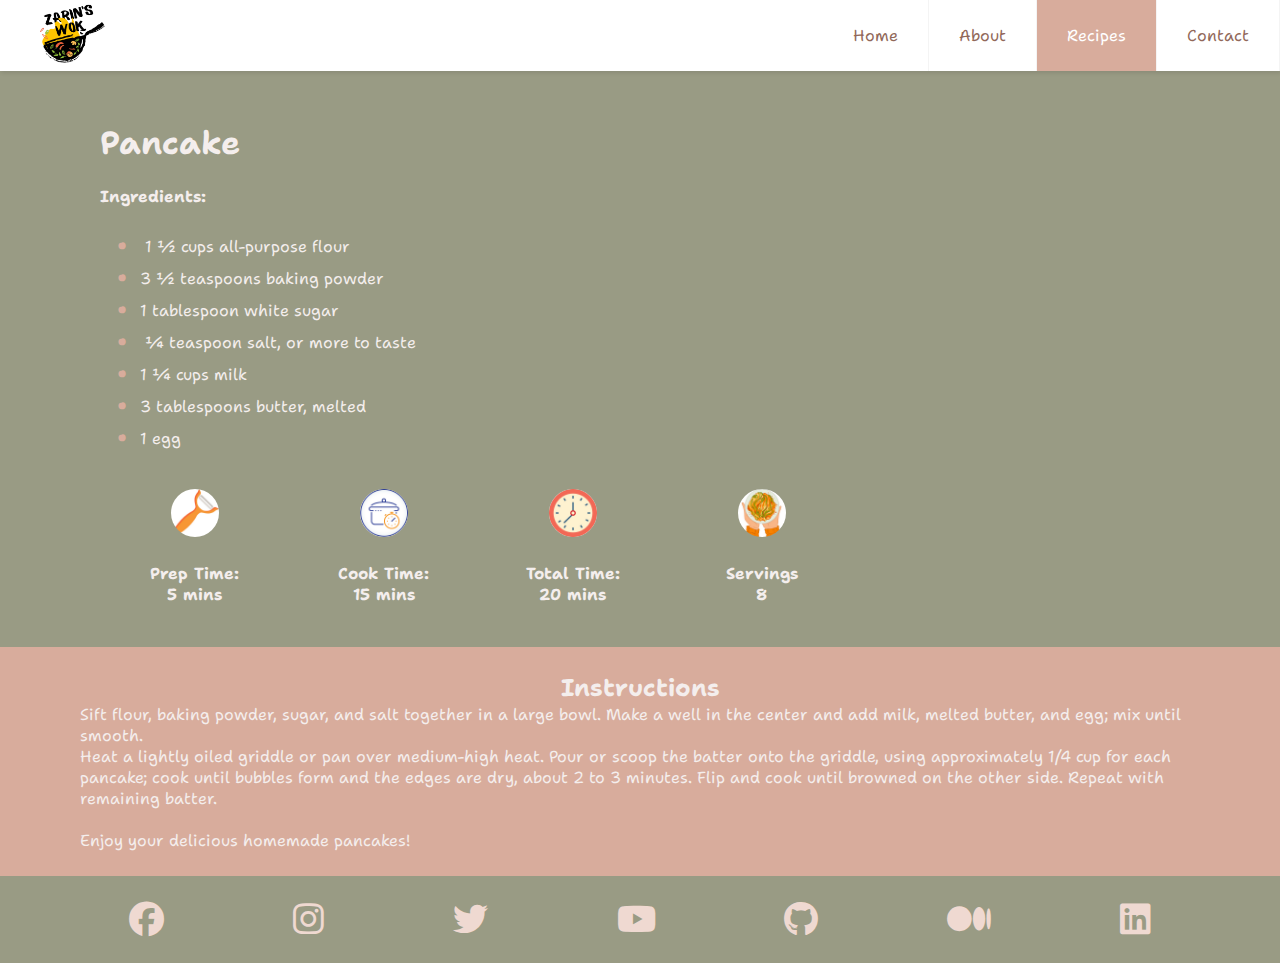
<file: pages/pancake.html>
<!DOCTYPE html>
<html lang="en">
<head>
  <title>Zarin's Wok</title>
  <meta name="viewport" content="width=device-width, initial-scale=1">
  <link href="../assets/css/style.css" rel="stylesheet">
  <link href="https://cdnjs.cloudflare.com/ajax/libs/font-awesome/6.3.0/css/all.min.css" rel="stylesheet">
  <link rel="preconnect" href="https://fonts.googleapis.com">
  <link rel="preconnect" href="https://fonts.gstatic.com" crossorigin>
  <link href="https://fonts.googleapis.com/css2?family=Shantell+Sans:wght@300&display=swap" rel="stylesheet">
</head>
<body>
<header class="header">
  <nav>
    <a href="../index.html" class="logo-anchor"><img alt="logo" class="logo" src="../assets/images/logo.png"></a>
    <ul class="menu">
      <li><a href="../index.html">Home</a></li>
      <li><a href="about.html">About</a></li>
      <li><a class="selected" href="recipes.html">Recipes</a></li>
      <li><a href="contact.html">Contact</a></li>
    </ul>
  </nav>
</header>
<main>
  <article>
    <div class="top-segment">
      <div class="about-left column">
        <h1>
          Pancake
        </h1>
        <h4>
          Ingredients:
        </h4>
        <ul>
          <li> 1 ½ cups all-purpose flour</li>
          <li>3 ½ teaspoons baking powder</li>
          <li>1 tablespoon white sugar</li>
          <li> ¼ teaspoon salt, or more to taste</li>
          <li>1 ¼ cups milk</li>
          <li>3 tablespoons butter, melted</li>
          <li>1 egg</li>
        </ul>
        <br>
        <div class="preparation">
          <div class="pull-left column">
            <div>
              <div class="text-center">
                <img alt="cardImage" src="../assets/images/prep.png">
              </div>
              <h4 class="text-center cardText width-100-percent">
                Prep Time:<br>
                5 mins
              </h4>
            </div>
          </div>
          <div class="pull-left column">
            <div>
              <div class="text-center">
                <img alt="cardImage" src="../assets/images/cook.png">
              </div>
              <h4 class="text-center cardText">
                Cook Time:<br>
                15 mins
              </h4>
            </div>
          </div>
          <div class="pull-left column">
            <div>
              <div class="text-center">
                <img alt="cardImage" src="../assets/images/total.png">
              </div>
              <h4 class="text-center cardText">
                Total Time:<br>
                20 mins
              </h4>
            </div>
          </div>
          <div class="pull-left column">
            <div>
              <div class="text-center">
                <img alt="cardImage" src="../assets/images/serving.png">
              </div>
              <h4 class="text-center cardText">
                Servings<br>
                8
              </h4>
            </div>
          </div>
        </div>
      </div>
    </div>
  </article>
  <section>
    <div class="middle-segment-top">
      <h2 class="text-center margin0">Instructions</h2>
      <p class="margin0">
        Sift flour, baking powder, sugar, and salt together in a large bowl. Make a well in the center and add milk, melted butter, and egg; mix until smooth. <br>
        Heat a lightly oiled griddle or pan over medium-high heat. Pour or scoop the batter onto the griddle, using approximately 1/4 cup for each pancake; cook until bubbles form and the edges are dry, about 2 to 3 minutes. Flip and cook until browned on the other side. Repeat with remaining batter.
 <br> <br>
        Enjoy your delicious homemade pancakes!</p>
    </div>
  </section>
</main>
<footer>
  <div class="footerSegment text-center">
    <a target="_blank" href="https://www.facebook.com"><i class="fab fa-facebook"></i></a>
    <a target="_blank" href="https://www.instagram.com"><i class="fab fa-instagram"></i></a>
    <a target="_blank" href="https://www.twitter.com"><i class="fab fa-twitter"></i></a>
    <a target="_blank" href="https://youtube.com"><i class="fab fa-youtube"></i></a>
    <a target="_blank" href="https://github.com"><i class="fab fa-github"></i></a>
    <a target="_blank" href="https://medium.com"><i class="fab fa-medium"></i></a>
    <a target="_blank" href="https://linkedin.com"><i class="fab fa-linkedin"></i></a>
  </div>
</footer>
</body>
</html>
</file>
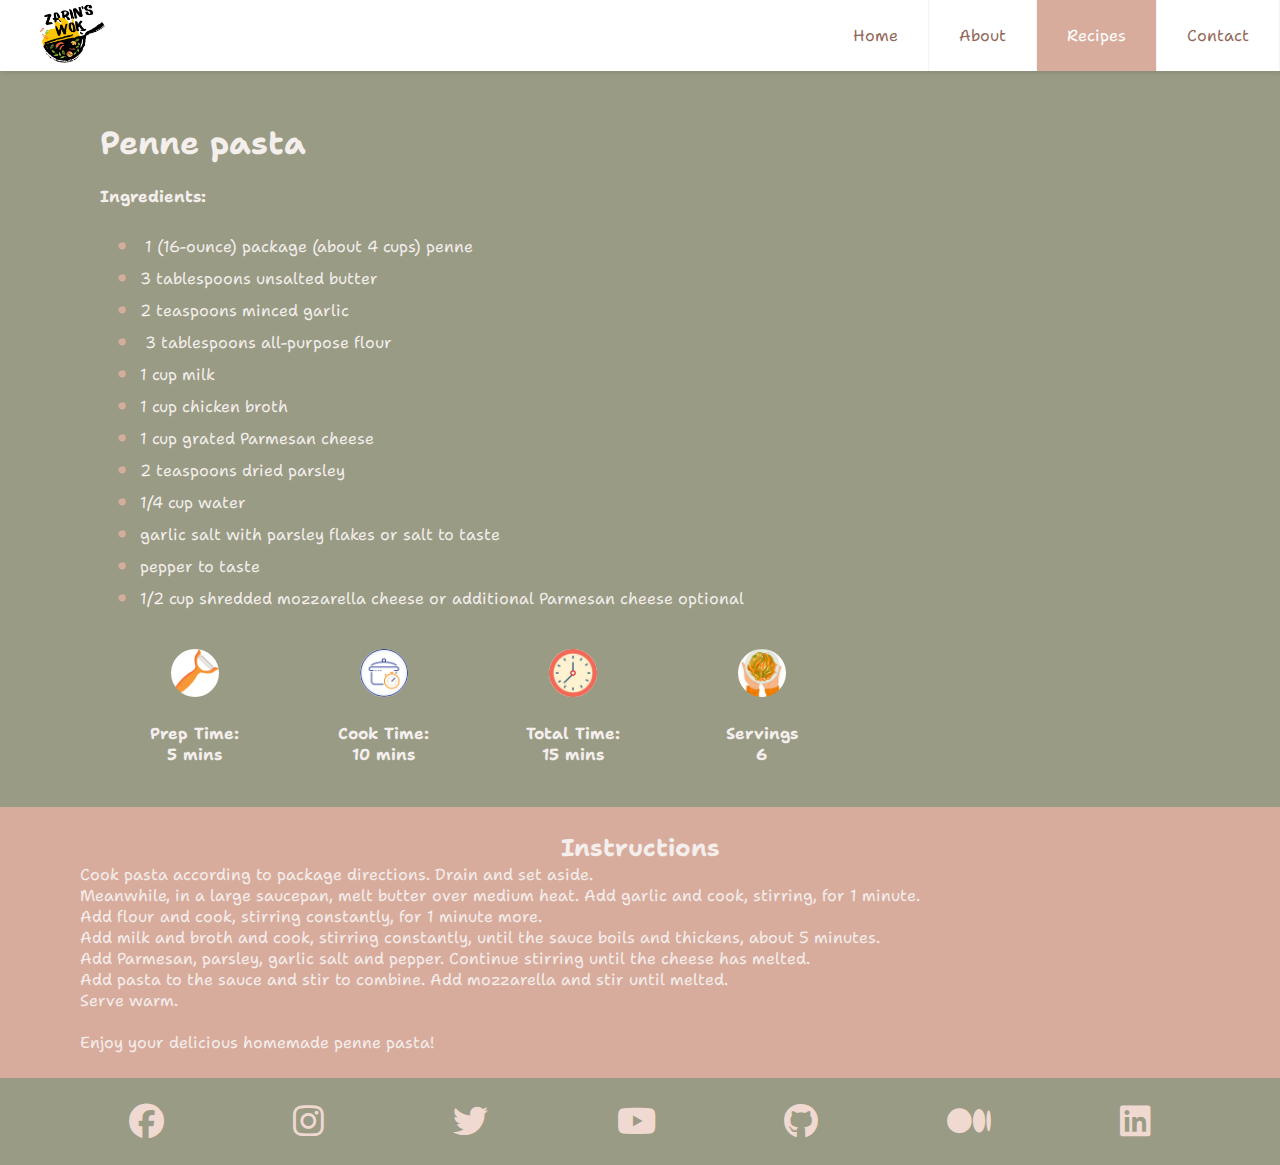
<file: pages/penne_pasta.html>
<!DOCTYPE html>
<html lang="en">
<head>
  <title>Zarin's Wok</title>
  <meta name="viewport" content="width=device-width, initial-scale=1">
  <link href="../assets/css/style.css" rel="stylesheet">
  <link href="https://cdnjs.cloudflare.com/ajax/libs/font-awesome/6.3.0/css/all.min.css" rel="stylesheet">
  <link rel="preconnect" href="https://fonts.googleapis.com">
  <link rel="preconnect" href="https://fonts.gstatic.com" crossorigin>
  <link href="https://fonts.googleapis.com/css2?family=Shantell+Sans:wght@300&display=swap" rel="stylesheet">
</head>
<body>
<header class="header">
  <nav>
    <a href="../index.html" class="logo-anchor"><img alt="logo" class="logo" src="../assets/images/logo.png"></a>
    <ul class="menu">
      <li><a href="../index.html">Home</a></li>
      <li><a href="about.html">About</a></li>
      <li><a class="selected" href="recipes.html">Recipes</a></li>
      <li><a href="contact.html">Contact</a></li>
    </ul>
  </nav>
</header>
<main>
  <article>
    <div class="top-segment">
      <div class="about-left column">
        <h1>
          Penne pasta
        </h1>
        <h4>
          Ingredients:
        </h4>
        <ul>
            <li> 1 (16-ounce) package (about 4 cups) penne</li>
          <li>3 tablespoons unsalted butter</li>
          <li>2 teaspoons minced garlic</li>
          <li> 3 tablespoons all-purpose flour</li>
          <li>1 cup milk</li>
          <li>1 cup chicken broth</li>
          <li>1 cup grated Parmesan cheese</li>
          <li>2 teaspoons dried parsley</li>
          <li>1/4 cup water</li>
          <li>garlic salt with parsley flakes or salt to taste</li>
          <li>pepper to taste</li>
          <li>1/2 cup shredded mozzarella cheese or additional Parmesan cheese optional</li>
        </ul>
        <br>
        <div class="preparation">
          <div class="pull-left column">
            <div>
              <div class="text-center">
                <img alt="cardImage" src="../assets/images/prep.png">
              </div>
              <h4 class="text-center cardText width-100-percent">
                Prep Time:<br>
                5 mins
              </h4>
            </div>
          </div>
          <div class="pull-left column">
            <div>
              <div class="text-center">
                <img alt="cardImage" src="../assets/images/cook.png">
              </div>
              <h4 class="text-center cardText">
                Cook Time:<br>
                10 mins
              </h4>
            </div>
          </div>
          <div class="pull-left column">
            <div>
              <div class="text-center">
                <img alt="cardImage" src="../assets/images/total.png">
              </div>
              <h4 class="text-center cardText">
                Total Time:<br>
                15 mins
              </h4>
            </div>
          </div>
          <div class="pull-left column">
            <div>
              <div class="text-center">
                <img alt="cardImage" src="../assets/images/serving.png">
              </div>
              <h4 class="text-center cardText">
                Servings<br>
                6
              </h4>
            </div>
          </div>
        </div>
      </div>
    </div>
  </article>
  <section>
    <div class="middle-segment-top">
      <h2 class="text-center margin0">Instructions</h2>
      <p class="margin0">
        Cook pasta according to package directions. Drain and set aside.<br>
        Meanwhile, in a large saucepan, melt butter over medium heat. Add garlic and cook, stirring, for 1 minute. <br>
        Add flour and cook, stirring constantly, for 1 minute more. <br>
        Add milk and broth and cook, stirring constantly, until the sauce boils and thickens, about 5 minutes. <br>
        Add Parmesan, parsley, garlic salt and pepper. Continue stirring until the cheese has melted.<br>
        Add pasta to the sauce and stir to combine. Add mozzarella and stir until melted.  <br>
        Serve warm. <br> <br>
        Enjoy your delicious homemade penne pasta!</p>
    </div>
  </section>
</main>
<footer>
  <div class="footerSegment text-center">
    <a target="_blank" href="https://www.facebook.com"><i class="fab fa-facebook"></i></a>
    <a target="_blank" href="https://www.instagram.com"><i class="fab fa-instagram"></i></a>
    <a target="_blank" href="https://www.twitter.com"><i class="fab fa-twitter"></i></a>
    <a target="_blank" href="https://youtube.com"><i class="fab fa-youtube"></i></a>
    <a target="_blank" href="https://github.com"><i class="fab fa-github"></i></a>
    <a target="_blank" href="https://medium.com"><i class="fab fa-medium"></i></a>
    <a target="_blank" href="https://linkedin.com"><i class="fab fa-linkedin"></i></a>
  </div>
</footer>
</body>
</html>
</file>
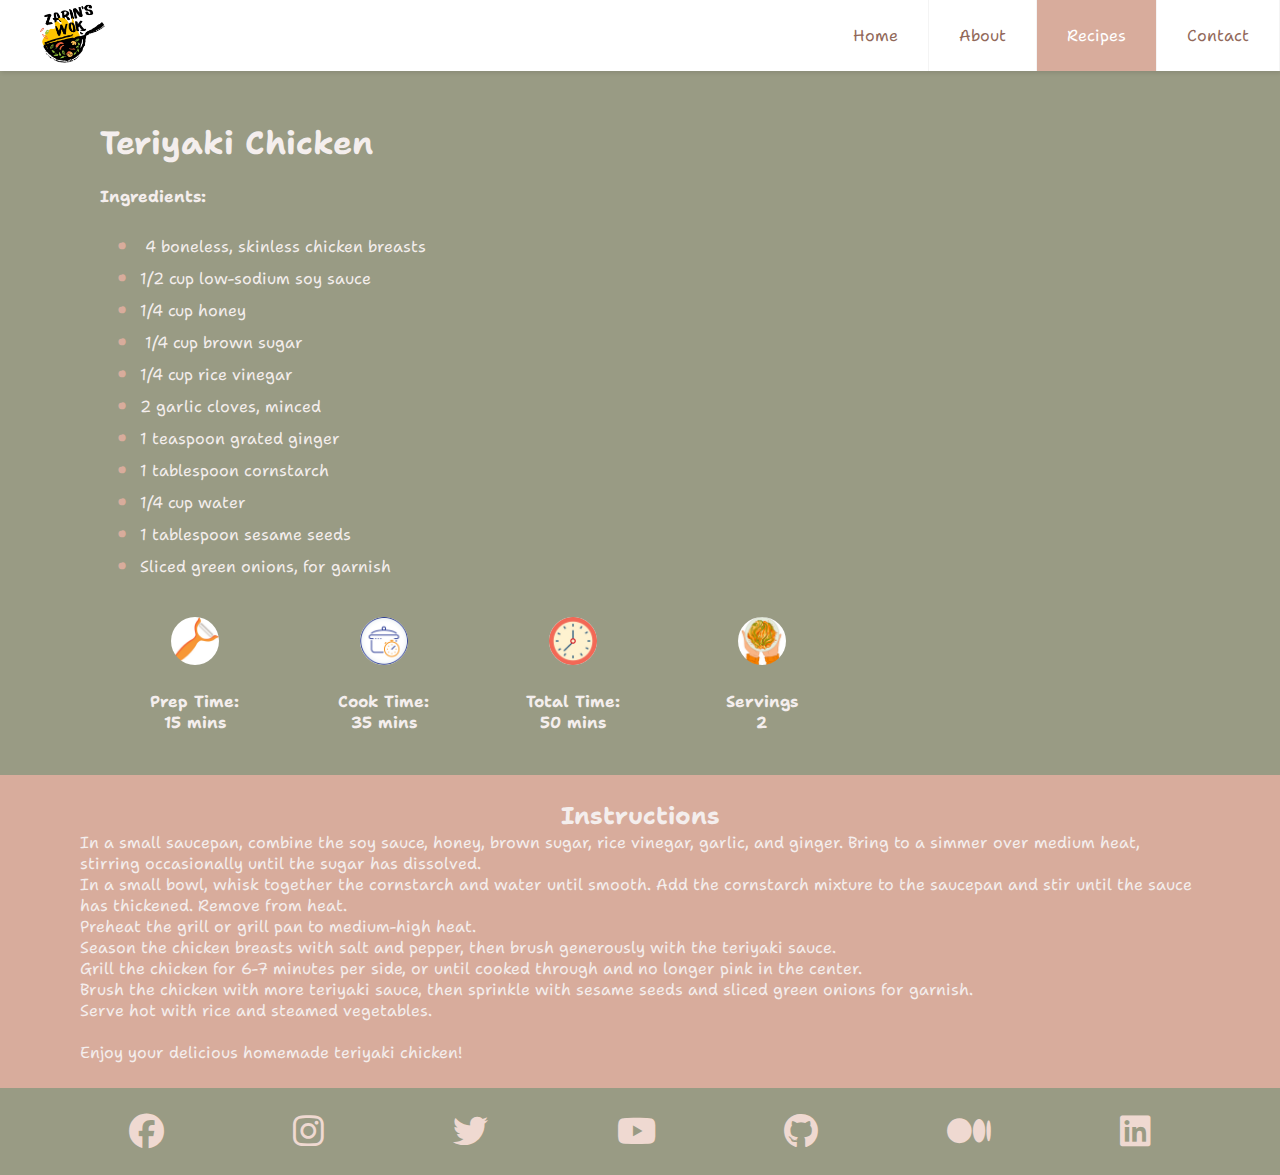
<file: pages/recipe1.html>
<!DOCTYPE html>
<html lang="en">
<head>
  <title>Zarin's Wok</title>
  <meta name="viewport" content="width=device-width, initial-scale=1">
  <link href="../assets/css/style.css" rel="stylesheet">
  <link href="https://cdnjs.cloudflare.com/ajax/libs/font-awesome/6.3.0/css/all.min.css" rel="stylesheet">
  <link rel="preconnect" href="https://fonts.googleapis.com">
  <link rel="preconnect" href="https://fonts.gstatic.com" crossorigin>
  <link href="https://fonts.googleapis.com/css2?family=Shantell+Sans:wght@300&display=swap" rel="stylesheet">
</head>
<body>
<header class="header">
  <nav>
    <a href="../index.html" class="logo-anchor"><img alt="logo" class="logo" src="../assets/images/logo.png"></a>
    <ul class="menu">
      <li><a href="../index.html">Home</a></li>
      <li><a href="about.html">About</a></li>
      <li><a class="selected" href="recipes.html">Recipes</a></li>
      <li><a href="contact.html">Contact</a></li>
    </ul>
  </nav>
</header>
<main>
  <article>
    <div class="top-segment">
      <div class="about-left column">
        <h1>
          Teriyaki Chicken
        </h1>
        <h4>
          Ingredients:
        </h4>
        <ul>
          <li> 4 boneless, skinless chicken breasts</li>
          <li>1/2 cup low-sodium soy sauce</li>
          <li>1/4 cup honey</li>
          <li> 1/4 cup brown sugar</li>
          <li>1/4 cup rice vinegar</li>
          <li>2 garlic cloves, minced</li>
          <li>1 teaspoon grated ginger</li>
          <li>1 tablespoon cornstarch</li>
          <li>1/4 cup water</li>
          <li>1 tablespoon sesame seeds</li>
          <li>Sliced green onions, for garnish</li>
        </ul>
        <br>
        <div class="preparation">
          <div class="pull-left column">
            <div>
              <div class="text-center">
                <img alt="cardImage" src="../assets/images/prep.png">
              </div>
              <h4 class="text-center cardText width-100-percent">
                Prep Time:<br>
                15 mins
              </h4>
            </div>
          </div>
          <div class="pull-left column">
            <div>
              <div class="text-center">
                <img alt="cardImage" src="../assets/images/cook.png">
              </div>
              <h4 class="text-center cardText">
                Cook Time:<br>
                35 mins
              </h4>
            </div>
          </div>
          <div class="pull-left column">
            <div>
              <div class="text-center">
                <img alt="cardImage" src="../assets/images/total.png">
              </div>
              <h4 class="text-center cardText">
                Total Time:<br>
                50 mins
              </h4>
            </div>
          </div>
          <div class="pull-left column">
            <div>
              <div class="text-center">
                <img alt="cardImage" src="../assets/images/serving.png">
              </div>
              <h4 class="text-center cardText">
                Servings<br>
                2
              </h4>
            </div>
          </div>
        </div>
      </div>
    </div>
  </article>
  <section>
    <div class="middle-segment-top">
      <h2 class="text-center margin0">Instructions</h2>
      <p class="margin0">
        In a small saucepan, combine the soy sauce, honey, brown sugar, rice vinegar, garlic, and ginger. Bring to a simmer over medium heat, stirring occasionally until the sugar has dissolved. <br>
        In a small bowl, whisk together the cornstarch and water until smooth. Add the cornstarch mixture to the saucepan and stir until the sauce has thickened. Remove from heat. <br>
        Preheat the grill or grill pan to medium-high heat. <br>
        Season the chicken breasts with salt and pepper, then brush generously with the teriyaki sauce. <br>
        Grill the chicken for 6-7 minutes per side, or until cooked through and no longer pink in the center. <br>
        Brush the chicken with more teriyaki sauce, then sprinkle with sesame seeds and sliced green onions for garnish. <br>
        Serve hot with rice and steamed vegetables. <br> <br>
        Enjoy your delicious homemade teriyaki chicken!</p>
    </div>
  </section>
</main>
<footer>
  <div class="footerSegment text-center">
    <a target="_blank" href="https://www.facebook.com"><i class="fab fa-facebook"></i></a>
    <a target="_blank" href="https://www.instagram.com"><i class="fab fa-instagram"></i></a>
    <a target="_blank" href="https://www.twitter.com"><i class="fab fa-twitter"></i></a>
    <a target="_blank" href="https://youtube.com"><i class="fab fa-youtube"></i></a>
    <a target="_blank" href="https://github.com"><i class="fab fa-github"></i></a>
    <a target="_blank" href="https://medium.com"><i class="fab fa-medium"></i></a>
    <a target="_blank" href="https://linkedin.com"><i class="fab fa-linkedin"></i></a>
  </div>
</footer>
</body>
</html>
</file>
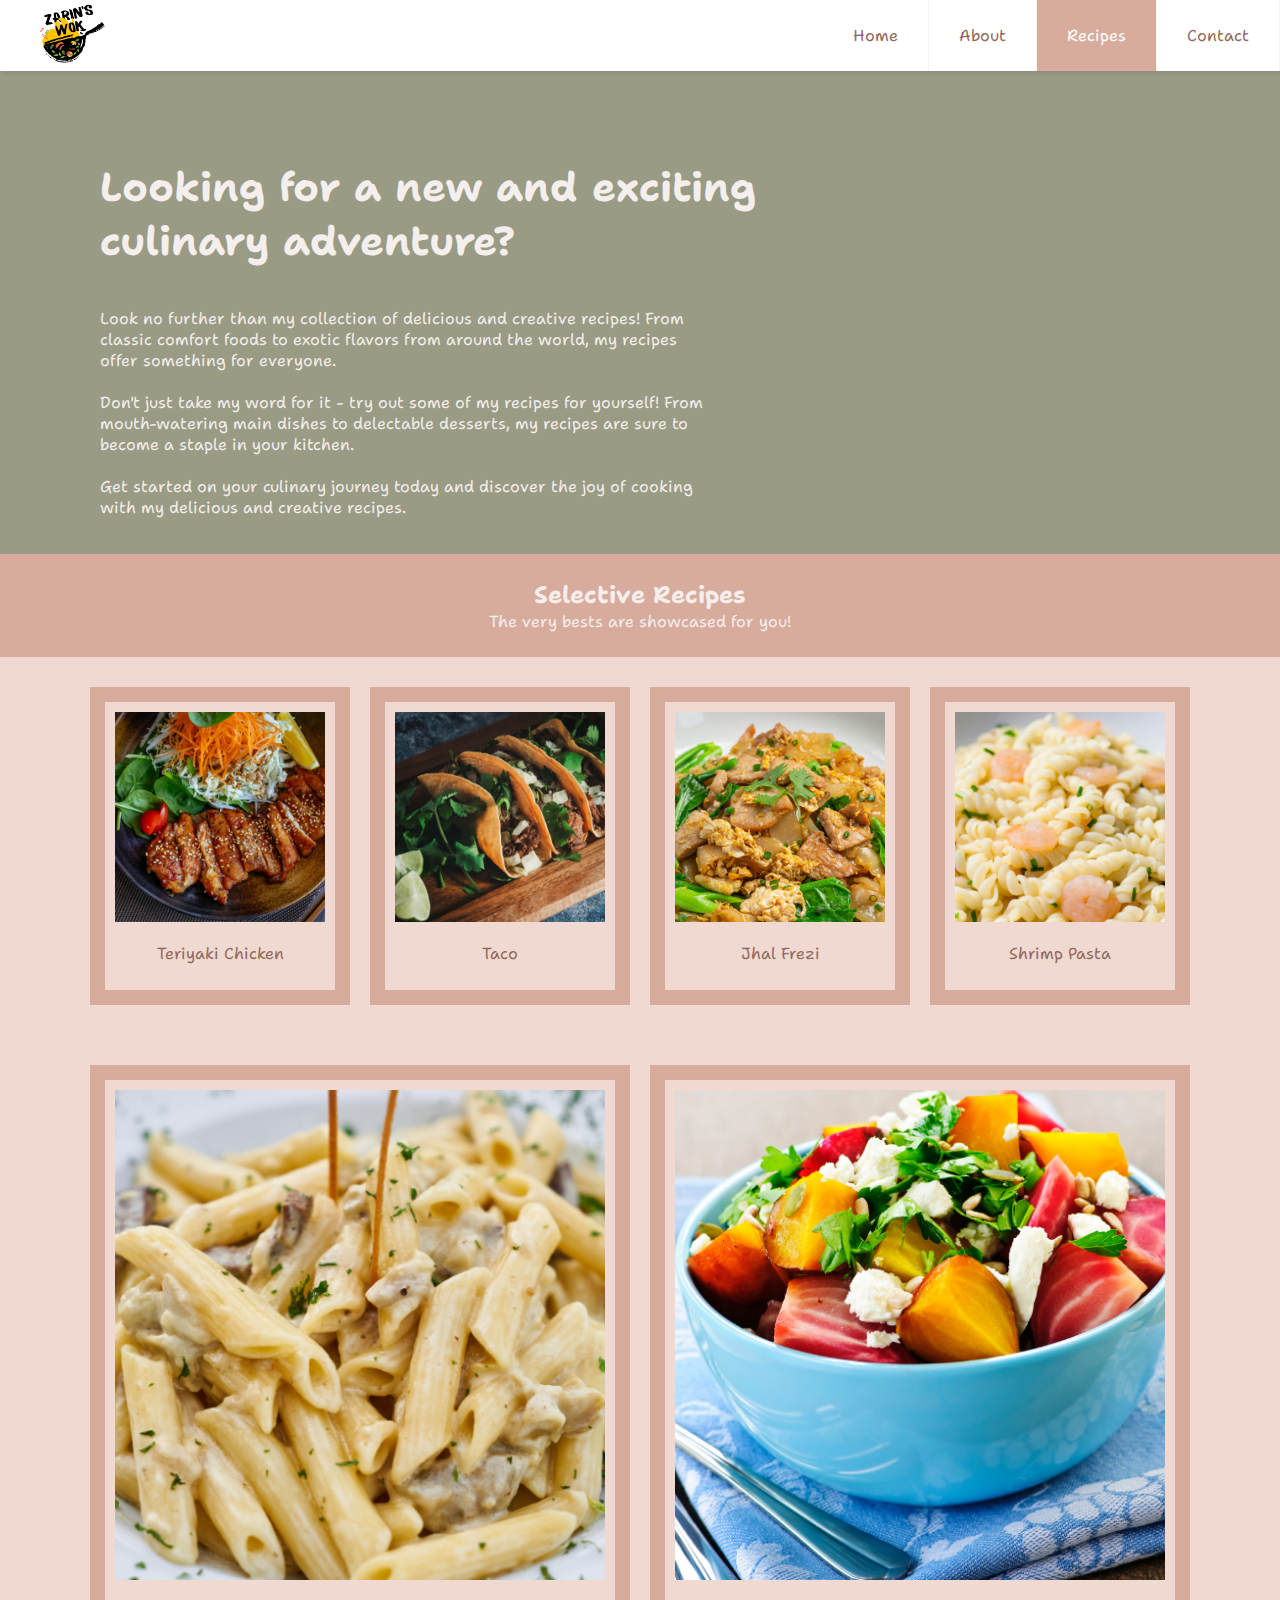
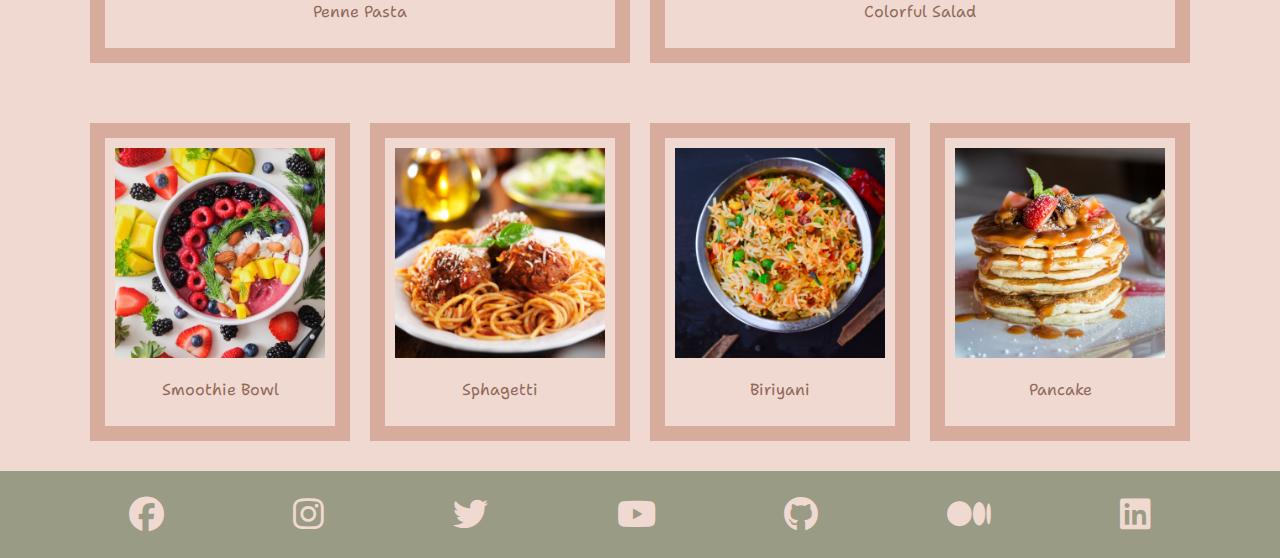
<file: pages/recipes.html>
<!DOCTYPE html>
<html lang="en">
<head>
  <title>Zarin's Wok</title>
  <meta name="viewport" content="width=device-width, initial-scale=1">
  <link href="../assets/css/style.css" rel="stylesheet">
  <link href="https://cdnjs.cloudflare.com/ajax/libs/font-awesome/6.3.0/css/all.min.css" rel="stylesheet">
  <link rel="preconnect" href="https://fonts.googleapis.com">
  <link rel="preconnect" href="https://fonts.gstatic.com" crossorigin>
  <link href="https://fonts.googleapis.com/css2?family=Shantell+Sans:wght@300&display=swap" rel="stylesheet">
</head>
<body>
    <header class="header">
      <nav>
        <a href="../index.html" class="logo-anchor"><img alt="logo" class="logo" src="../assets/images/logo.png"></a>
        <ul class="menu">
          <li><a href="../index.html">Home</a></li>
          <li><a href="about.html">About</a></li>
          <li><a class="selected" href="recipes.html">Recipes</a></li>
          <li><a href="contact.html">Contact</a></li>
        </ul>
      </nav>
    </header>
    <main>
      <article>
        <div class="top-segment">
          <div class="about-left column">
            <h3>Looking for a new and exciting culinary adventure?</h3>
            <p>
              Look no further than my collection of delicious and creative recipes! From classic comfort foods to exotic flavors from around the world, my recipes offer something for everyone.
              <br><br>
              Don't just take my word for it - try out some of my recipes for yourself! From mouth-watering main dishes to delectable desserts, my recipes are sure to become a staple in your kitchen.
              <br><br>
              Get started on your culinary journey today and discover the joy of cooking with my delicious and creative recipes.</p>
          </div>
        </div>
      </article>
      <section>
        <div class="middle-segment-top">
          <h2 class="text-center margin0">Selective Recipes</h2>
          <p class="text-center margin0">The very bests are showcased for you!</p>
        </div>
        <div class="middle-segment-bottom recipes-l1">
          <div class="pull-left column">
            <div>
              <a target="_blank" href="teriyaki_chicken.html">
                <div class="card">
                  <div class="text-center">
                    <img alt="cardImage" src="../assets/images/recipe1.png">
                  </div>
                  <p class="text-center cardText fixed-height">
                    Teriyaki Chicken
                  </p>
                </div>
              </a>
            </div>
          </div>
          <div class="pull-left column">
            <div>
              <a target="_blank" href="taco.html">
                <div class="card">
                  <div class="text-center">
                    <img alt="cardImage" src="../assets/images/recipe2.png">
                  </div>
                  <p class="text-center cardText fixed-height">
                    Taco
                  </p>
                </div>
              </a>
            </div>
          </div>
          <div class="pull-left column">
            <div>
              <a target="_blank" href="chicken_jhalfrezi.html">
                <div class="card">
                  <div class="text-center">
                    <img alt="cardImage" src="../assets/images/recipe3.png">
                  </div>
                  <p class="text-center cardText fixed-height">
                    Jhal Frezi
                  </p>
                </div>
              </a>
            </div>
          </div>
          <div class="pull-left column">
            <div>
              <a target="_blank" href="shrimp_pasta.html">
                <div class="card">
                  <div class="text-center">
                    <img alt="cardImage" src="../assets/images/recipe4.png">
                  </div>
                  <p class="text-center cardText fixed-height">
                   Shrimp Pasta
                   </p>
                </div>
              </a>
            </div>
          </div>
        </div>
        <div class="middle-segment-bottom recipes-l2">
          <div class="pull-left column">
            <div>
              <a target="_blank" href="penne_pasta.html">
                <div class="card">
                  <div class="text-center">
                    <img alt="cardImage" src="../assets/images/recipe5.png">
                  </div>
                  <p class="text-center cardText fixed-height">
                   Penne Pasta
                  </p>
                </div>
              </a>
            </div>
          </div>
          <div class="pull-left column">
            <div>
              <a target="_blank" href="colorful_salad.html">
                <div class="card">
                  <div class="text-center">
                    <img alt="cardImage" src="../assets/images/recipe6.png">
                  </div>
                  <p class="text-center cardText fixed-height">
                    Colorful Salad
                  </p>
                </div>
              </a>
            </div>
          </div>
        </div>
        <div class="middle-segment-bottom recipes-l1">
          <div class="pull-left column">
            <div>
              <a target="_blank" href="smoothie_bowl.html">
                <div class="card">
                  <div class="text-center">
                    <img alt="cardImage" src="../assets/images/recipe7.png">
                  </div>
                  <p class="text-center cardText fixed-height">
                    Smoothie Bowl
                  </p>
                </div>
              </a>
            </div>
          </div>
          <div class="pull-left column">
            <div>
              <a target="_blank" href="sphagetti.html">
                <div class="card">
                  <div class="text-center">
                    <img alt="cardImage" src="../assets/images/recipe8.png">
                  </div>
                  <p class="text-center cardText fixed-height">
                    Sphagetti
                  </p>
                </div>
              </a>
            </div>
          </div>
          <div class="pull-left column">
            <div>
              <a target="_blank" href="biriyani.html">
                <div class="card">
                  <div class="text-center">
                    <img alt="cardImage" src="../assets/images/recipe9.png">
                  </div>
                  <p class="text-center cardText fixed-height">
                    Biriyani
                  </p>
                </div>
              </a>
            </div>
          </div>
          <div class="pull-left column">
            <div>
              <a target="_blank" href="pancake.html">
                <div class="card">
                  <div class="text-center">
                    <img alt="cardImage" src="../assets/images/recipe10.png">
                  </div>
                  <p class="text-center cardText fixed-height">
                    Pancake
                  </p>
                </div>
              </a>
            </div>
          </div>
        </div>
      </section>
    </main>
    <footer>
      <div class="footerSegment text-center">
        <a target="_blank" href="https://www.facebook.com"><i class="fab fa-facebook"></i></a>
        <a target="_blank" href="https://www.instagram.com"><i class="fab fa-instagram"></i></a>
        <a target="_blank" href="https://www.twitter.com"><i class="fab fa-twitter"></i></a>
        <a target="_blank" href="https://youtube.com"><i class="fab fa-youtube"></i></a>
        <a target="_blank" href="https://github.com"><i class="fab fa-github"></i></a>
        <a target="_blank" href="https://medium.com"><i class="fab fa-medium"></i></a>
        <a target="_blank" href="https://linkedin.com"><i class="fab fa-linkedin"></i></a>
      </div>
    </footer>
    </body>
    </html>
</file>
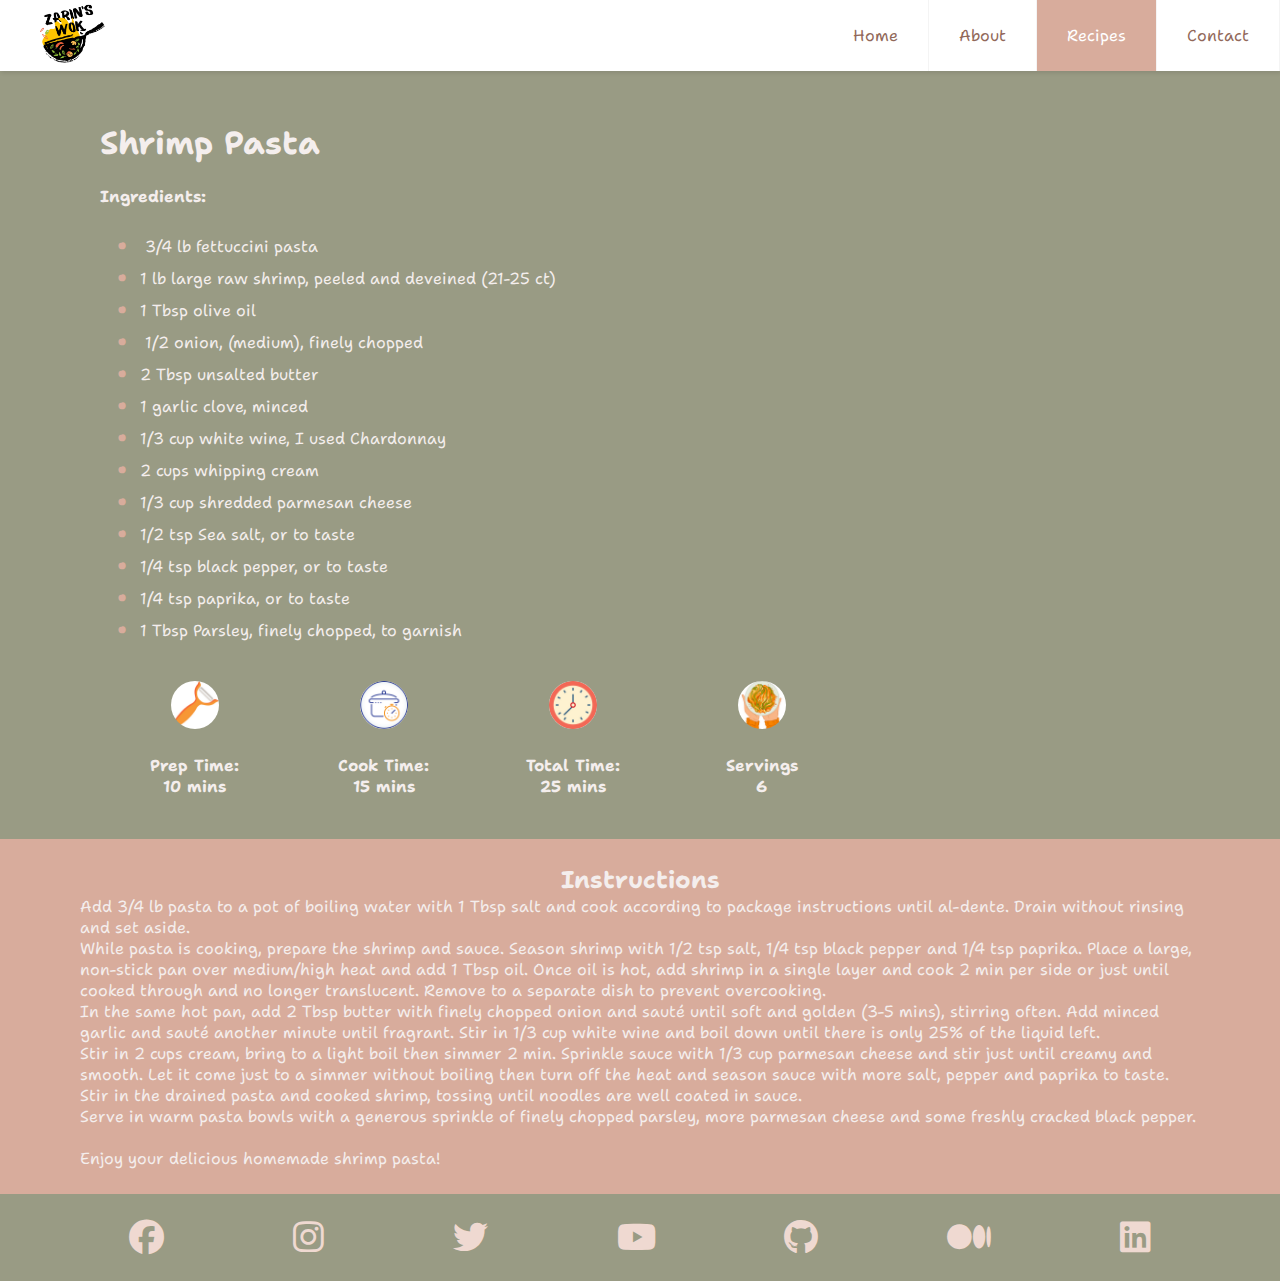
<file: pages/shrimp_pasta.html>
<!DOCTYPE html>
<html lang="en">
<head>
  <title>Zarin's Wok</title>
  <meta name="viewport" content="width=device-width, initial-scale=1">
  <link href="../assets/css/style.css" rel="stylesheet">
  <link href="https://cdnjs.cloudflare.com/ajax/libs/font-awesome/6.3.0/css/all.min.css" rel="stylesheet">
  <link rel="preconnect" href="https://fonts.googleapis.com">
  <link rel="preconnect" href="https://fonts.gstatic.com" crossorigin>
  <link href="https://fonts.googleapis.com/css2?family=Shantell+Sans:wght@300&display=swap" rel="stylesheet">
</head>
<body>
<header class="header">
  <nav>
    <a href="../index.html" class="logo-anchor"><img alt="logo" class="logo" src="../assets/images/logo.png"></a>
    <ul class="menu">
      <li><a href="../index.html">Home</a></li>
      <li><a href="about.html">About</a></li>
      <li><a class="selected" href="recipes.html">Recipes</a></li>
      <li><a href="contact.html">Contact</a></li>
    </ul>
  </nav>
</header>
<main>
  <article>
    <div class="top-segment">
      <div class="about-left column">
        <h1>
          Shrimp Pasta
        </h1>
        <h4>
          Ingredients:
        </h4>
        <ul>
          <li> 3/4 lb fettuccini pasta</li>
          <li>1 lb large raw shrimp, peeled and deveined (21-25 ct)</li>
          <li>1 Tbsp olive oil</li>
          <li> 1/2 onion, (medium), finely chopped</li>
          <li>2 Tbsp unsalted butter</li>
          <li>1 garlic clove, minced</li>
          <li>1/3 cup white wine, I used Chardonnay</li>
          <li>2 cups whipping cream</li>
          <li>1/3 cup shredded parmesan cheese</li>
          <li>1/2 tsp Sea salt, or to taste</li>
          <li>1/4 tsp black pepper, or to taste</li>
          <li>1/4 tsp paprika, or to taste</li>
          <li>1 Tbsp Parsley, finely chopped, to garnish</li>
        </ul>
        <br>
        <div class="preparation">
          <div class="pull-left column">
            <div>
              <div class="text-center">
                <img alt="cardImage" src="../assets/images/prep.png">
              </div>
              <h4 class="text-center cardText width-100-percent">
                Prep Time:<br>
                10 mins
              </h4>
            </div>
          </div>
          <div class="pull-left column">
            <div>
              <div class="text-center">
                <img alt="cardImage" src="../assets/images/cook.png">
              </div>
              <h4 class="text-center cardText">
                Cook Time:<br>
                15 mins
              </h4>
            </div>
          </div>
          <div class="pull-left column">
            <div>
              <div class="text-center">
                <img alt="cardImage" src="../assets/images/total.png">
              </div>
              <h4 class="text-center cardText">
                Total Time:<br>
                25 mins
              </h4>
            </div>
          </div>
          <div class="pull-left column">
            <div>
              <div class="text-center">
                <img alt="cardImage" src="../assets/images/serving.png">
              </div>
              <h4 class="text-center cardText">
                Servings<br>
                6
              </h4>
            </div>
          </div>
        </div>
      </div>
    </div>
  </article>
  <section>
    <div class="middle-segment-top">
      <h2 class="text-center margin0">Instructions</h2>
      <p class="margin0">
        Add 3/4 lb pasta to a pot of boiling water with 1 Tbsp salt and cook according to package instructions until al-dente. Drain without rinsing and set aside. <br>
        While pasta is cooking, prepare the shrimp and sauce. Season shrimp with 1/2 tsp salt, 1/4 tsp black pepper and 1/4 tsp paprika. Place a large, non-stick pan over medium/high heat and add 1 Tbsp oil. Once oil is hot, add shrimp in a single layer and cook 2 min per side or just until cooked through and no longer translucent. Remove to a separate dish to prevent overcooking.
        <br>
        In the same hot pan, add 2 Tbsp butter with finely chopped onion and sauté until soft and golden (3-5 mins), stirring often. Add minced garlic and sauté another minute until fragrant. Stir in 1/3 cup white wine and boil down until there is only 25% of the liquid left. <br>
        Stir in 2 cups cream, bring to a light boil then simmer 2 min. Sprinkle sauce with 1/3 cup parmesan cheese and stir just until creamy and smooth. Let it come just to a simmer without boiling then turn off the heat and season sauce with more salt, pepper and paprika to taste. <br>
        Stir in the drained pasta and cooked shrimp, tossing until noodles are well coated in sauce.  <br>
        Serve in warm pasta bowls with a generous sprinkle of finely chopped parsley, more parmesan cheese and some freshly cracked black pepper.
         <br> <br>
        Enjoy your delicious homemade shrimp pasta!</p>
    </div>
  </section>
</main>
<footer>
  <div class="footerSegment text-center">
    <a target="_blank" href="https://www.facebook.com"><i class="fab fa-facebook"></i></a>
    <a target="_blank" href="https://www.instagram.com"><i class="fab fa-instagram"></i></a>
    <a target="_blank" href="https://www.twitter.com"><i class="fab fa-twitter"></i></a>
    <a target="_blank" href="https://youtube.com"><i class="fab fa-youtube"></i></a>
    <a target="_blank" href="https://github.com"><i class="fab fa-github"></i></a>
    <a target="_blank" href="https://medium.com"><i class="fab fa-medium"></i></a>
    <a target="_blank" href="https://linkedin.com"><i class="fab fa-linkedin"></i></a>
  </div>
</footer>
</body>
</html>
</file>
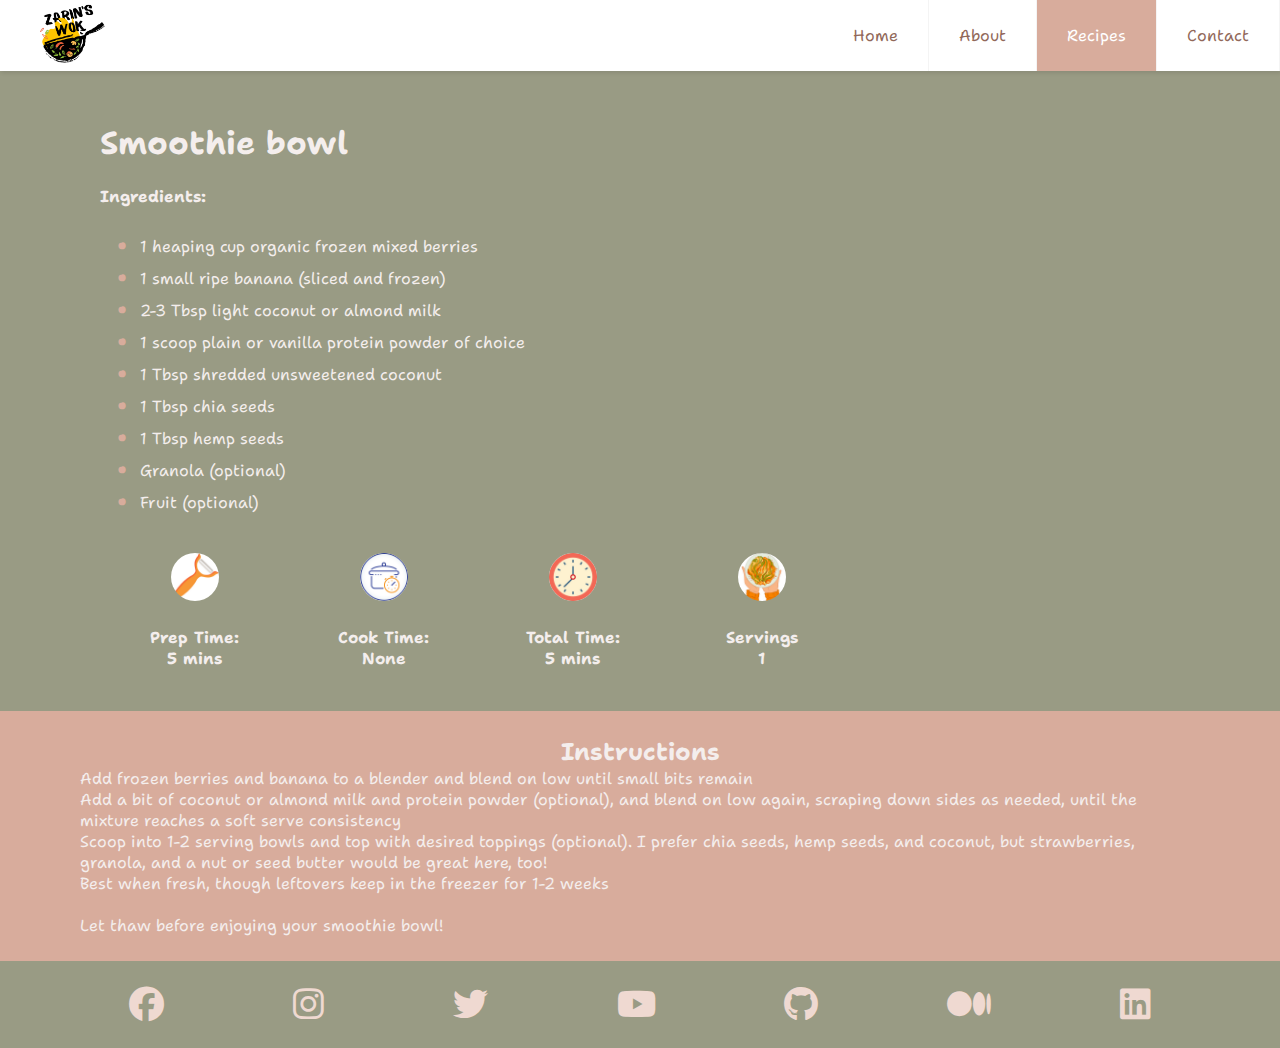
<file: pages/smoothie_bowl.html>
<!DOCTYPE html>
<html lang="en">
<head>
  <title>Zarin's Wok</title>
  <meta name="viewport" content="width=device-width, initial-scale=1">
  <link href="../assets/css/style.css" rel="stylesheet">
  <link href="https://cdnjs.cloudflare.com/ajax/libs/font-awesome/6.3.0/css/all.min.css" rel="stylesheet">
  <link rel="preconnect" href="https://fonts.googleapis.com">
  <link rel="preconnect" href="https://fonts.gstatic.com" crossorigin>
  <link href="https://fonts.googleapis.com/css2?family=Shantell+Sans:wght@300&display=swap" rel="stylesheet">
</head>
<body>
<header class="header">
  <nav>
    <a href="../index.html" class="logo-anchor"><img alt="logo" class="logo" src="../assets/images/logo.png"></a>
    <ul class="menu">
      <li><a href="../index.html">Home</a></li>
      <li><a href="about.html">About</a></li>
      <li><a class="selected" href="recipes.html">Recipes</a></li>
      <li><a href="contact.html">Contact</a></li>
    </ul>
  </nav>
</header>
<main>
  <article>
    <div class="top-segment">
      <div class="about-left column">
        <h1>
          Smoothie bowl
        </h1>
        <h4>
          Ingredients:
        </h4>
        <ul>
          <li>1 heaping cup organic frozen mixed berries</li>
          <li>1 small ripe banana (sliced and frozen)</li>
          <li>2-3 Tbsp light coconut or almond milk</li>
          <li>1 scoop plain or vanilla protein powder of choice</li>
          <li>1 Tbsp shredded unsweetened coconut</li>
          <li>1 Tbsp chia seeds</li>
          <li>1 Tbsp hemp seeds</li>
          <li>Granola (optional)</li>
          <li>Fruit (optional)</li>
        </ul>
        <br>
        <div class="preparation">
          <div class="pull-left column">
            <div>
              <div class="text-center">
                <img alt="cardImage" src="../assets/images/prep.png">
              </div>
              <h4 class="text-center cardText width-100-percent">
                Prep Time:<br>
                5 mins
              </h4>
            </div>
          </div>
          <div class="pull-left column">
            <div>
              <div class="text-center">
                <img alt="cardImage" src="../assets/images/cook.png">
              </div>
              <h4 class="text-center cardText">
                Cook Time:<br>
                None
              </h4>
            </div>
          </div>
          <div class="pull-left column">
            <div>
              <div class="text-center">
                <img alt="cardImage" src="../assets/images/total.png">
              </div>
              <h4 class="text-center cardText">
                Total Time:<br>
                5 mins
              </h4>
            </div>
          </div>
          <div class="pull-left column">
            <div>
              <div class="text-center">
                <img alt="cardImage" src="../assets/images/serving.png">
              </div>
              <h4 class="text-center cardText">
                Servings<br>
                1
              </h4>
            </div>
          </div>
        </div>
      </div>
    </div>
  </article>
  <section>
    <div class="middle-segment-top">
      <h2 class="text-center margin0">Instructions</h2>
      <p class="margin0">
        Add frozen berries and banana to a blender and blend on low until small bits remain <br>
        Add a bit of coconut or almond milk and protein powder (optional), and blend on low again, scraping down sides as needed, until the mixture reaches a soft serve consistency <br>
        Scoop into 1-2 serving bowls and top with desired toppings (optional). I prefer chia seeds, hemp seeds, and coconut, but strawberries, granola, and a nut or seed butter would be great here, too! <br>
        Best when fresh, though leftovers keep in the freezer for 1-2 weeks <br> <br>
        Let thaw before enjoying your smoothie bowl!</p>
    </div>
  </section>
</main>
<footer>
  <div class="footerSegment text-center">
    <a target="_blank" href="https://www.facebook.com"><i class="fab fa-facebook"></i></a>
    <a target="_blank" href="https://www.instagram.com"><i class="fab fa-instagram"></i></a>
    <a target="_blank" href="https://www.twitter.com"><i class="fab fa-twitter"></i></a>
    <a target="_blank" href="https://youtube.com"><i class="fab fa-youtube"></i></a>
    <a target="_blank" href="https://github.com"><i class="fab fa-github"></i></a>
    <a target="_blank" href="https://medium.com"><i class="fab fa-medium"></i></a>
    <a target="_blank" href="https://linkedin.com"><i class="fab fa-linkedin"></i></a>
  </div>
</footer>
</body>
</html>
</file>
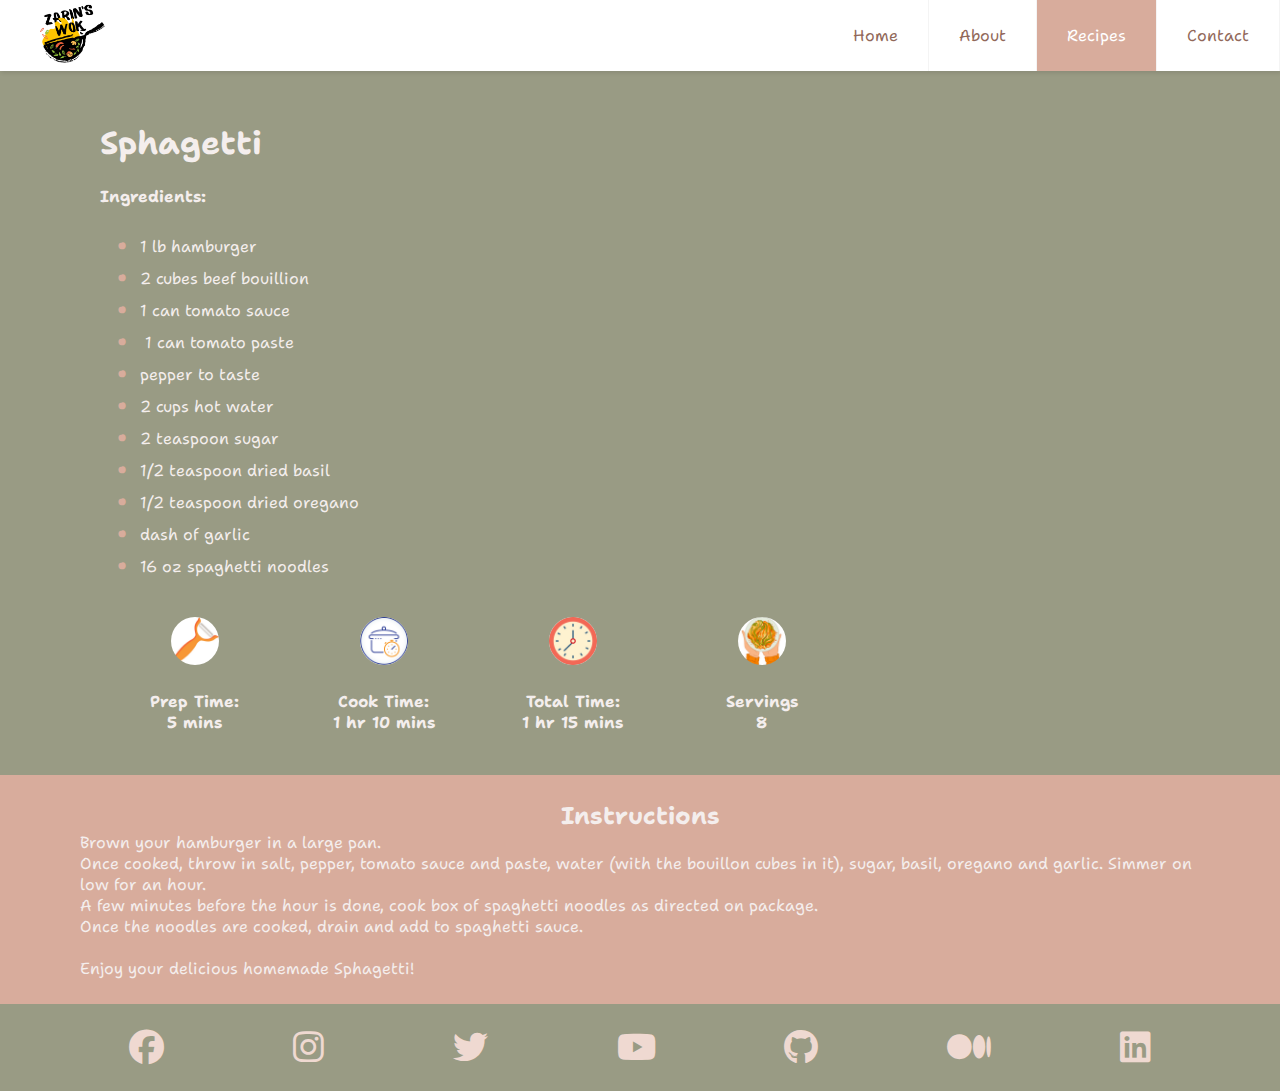
<file: pages/sphagetti.html>
<!DOCTYPE html>
<html lang="en">
<head>
  <title>Zarin's Wok</title>
  <meta name="viewport" content="width=device-width, initial-scale=1">
  <link href="../assets/css/style.css" rel="stylesheet">
  <link href="https://cdnjs.cloudflare.com/ajax/libs/font-awesome/6.3.0/css/all.min.css" rel="stylesheet">
  <link rel="preconnect" href="https://fonts.googleapis.com">
  <link rel="preconnect" href="https://fonts.gstatic.com" crossorigin>
  <link href="https://fonts.googleapis.com/css2?family=Shantell+Sans:wght@300&display=swap" rel="stylesheet">
</head>
<body>
<header class="header">
  <nav>
    <a href="../index.html" class="logo-anchor"><img alt="logo" class="logo" src="../assets/images/logo.png"></a>
    <ul class="menu">
      <li><a href="../index.html">Home</a></li>
      <li><a href="about.html">About</a></li>
      <li><a class="selected" href="recipes.html">Recipes</a></li>
      <li><a href="contact.html">Contact</a></li>
    </ul>
  </nav>
</header>
<main>
  <article>
    <div class="top-segment">
      <div class="about-left column">
        <h1>
          Sphagetti
        </h1>
        <h4>
          Ingredients:
        </h4>
        <ul>
          <li>1 lb hamburger</li>
          <li>2 cubes beef bouillion</li>
          <li>1 can tomato sauce </li>
          <li> 1 can tomato paste</li>
          <li>pepper to taste</li>
          <li>2 cups hot water</li>
          <li>2 teaspoon sugar</li>
          <li>1/2 teaspoon dried basil</li>
          <li>1/2 teaspoon dried oregano</li>
          <li>dash of garlic</li>
          <li>16 oz spaghetti noodles</li>
        </ul>
        <br>
        <div class="preparation">
          <div class="pull-left column">
            <div>
              <div class="text-center">
                <img alt="cardImage" src="../assets/images/prep.png">
              </div>
              <h4 class="text-center cardText width-100-percent">
                Prep Time:<br>
                5 mins
              </h4>
            </div>
          </div>
          <div class="pull-left column">
            <div>
              <div class="text-center">
                <img alt="cardImage" src="../assets/images/cook.png">
              </div>
              <h4 class="text-center cardText">
                Cook Time:<br>
                1 hr 10 mins
              </h4>
            </div>
          </div>
          <div class="pull-left column">
            <div>
              <div class="text-center">
                <img alt="cardImage" src="../assets/images/total.png">
              </div>
              <h4 class="text-center cardText">
                Total Time:<br>
                1 hr 15 mins
              </h4>
            </div>
          </div>
          <div class="pull-left column">
            <div>
              <div class="text-center">
                <img alt="cardImage" src="../assets/images/serving.png">
              </div>
              <h4 class="text-center cardText">
                Servings<br>
                8
              </h4>
            </div>
          </div>
        </div>
      </div>
    </div>
  </article>
  <section>
    <div class="middle-segment-top">
      <h2 class="text-center margin0">Instructions</h2>
      <p class="margin0">
        Brown your hamburger in a large pan. <br>
        Once cooked, throw in salt, pepper, tomato sauce and paste, water (with the bouillon cubes in it), sugar, basil, oregano and garlic. Simmer on low for an hour.<br>
        A few minutes before the hour is done, cook box of spaghetti noodles as directed on package. <br>
        Once the noodles are cooked, drain and add to spaghetti sauce.
         <br> <br>
        Enjoy your delicious homemade Sphagetti!</p>
    </div>
  </section>
</main>
<footer>
  <div class="footerSegment text-center">
    <a target="_blank" href="https://www.facebook.com"><i class="fab fa-facebook"></i></a>
    <a target="_blank" href="https://www.instagram.com"><i class="fab fa-instagram"></i></a>
    <a target="_blank" href="https://www.twitter.com"><i class="fab fa-twitter"></i></a>
    <a target="_blank" href="https://youtube.com"><i class="fab fa-youtube"></i></a>
    <a target="_blank" href="https://github.com"><i class="fab fa-github"></i></a>
    <a target="_blank" href="https://medium.com"><i class="fab fa-medium"></i></a>
    <a target="_blank" href="https://linkedin.com"><i class="fab fa-linkedin"></i></a>
  </div>
</footer>
</body>
</html>
</file>
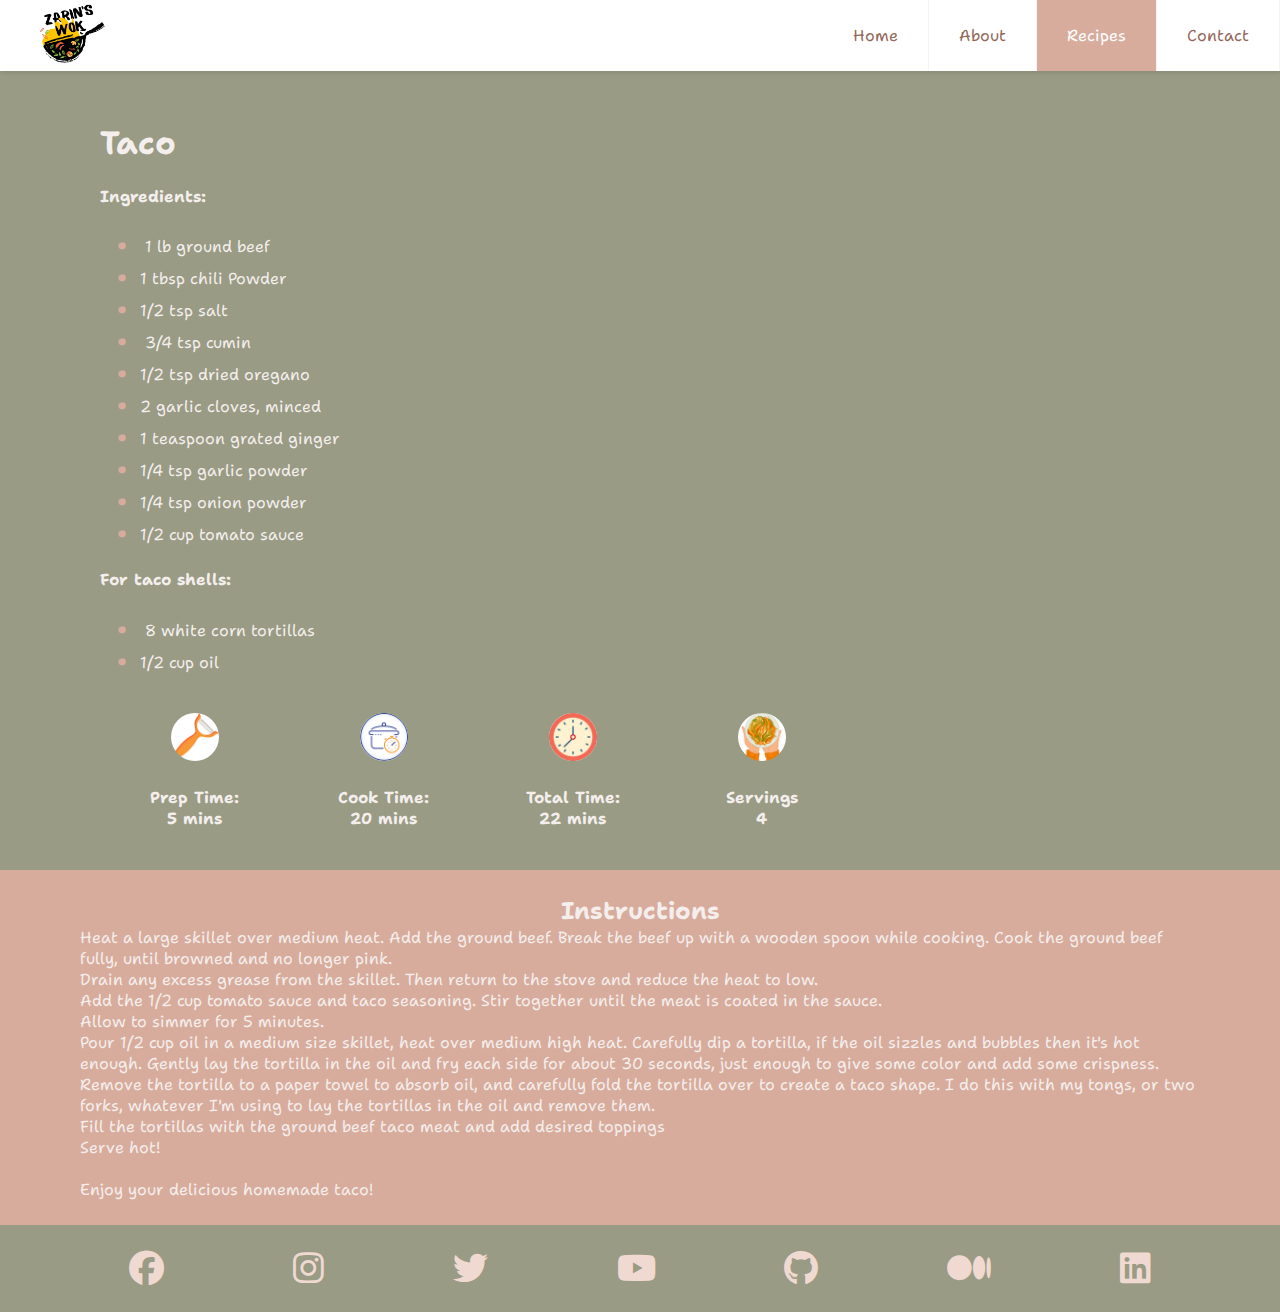
<file: pages/taco.html>
<!DOCTYPE html>
<html lang="en">
<head>
  <title>Zarin's Wok</title>
  <meta name="viewport" content="width=device-width, initial-scale=1">
  <link href="../assets/css/style.css" rel="stylesheet">
  <link href="https://cdnjs.cloudflare.com/ajax/libs/font-awesome/6.3.0/css/all.min.css" rel="stylesheet">
  <link rel="preconnect" href="https://fonts.googleapis.com">
  <link rel="preconnect" href="https://fonts.gstatic.com" crossorigin>
  <link href="https://fonts.googleapis.com/css2?family=Shantell+Sans:wght@300&display=swap" rel="stylesheet">
</head>
<body>
<header class="header">
  <nav>
    <a href="../index.html" class="logo-anchor"><img alt="logo" class="logo" src="../assets/images/logo.png"></a>
    <ul class="menu">
      <li><a href="../index.html">Home</a></li>
      <li><a href="about.html">About</a></li>
      <li><a class="selected" href="recipes.html">Recipes</a></li>
      <li><a href="contact.html">Contact</a></li>
    </ul>
  </nav>
</header>
<main>
  <article>
    <div class="top-segment">
      <div class="about-left column">
        <h1>
          Taco
        </h1>
        <h4>
          Ingredients:
        </h4>
        <ul>
          <li> 1 lb ground beef</li>
          <li>1 tbsp chili Powder</li>
          <li>1/2 tsp salt</li>
          <li> 3/4 tsp cumin</li>
          <li>1/2 tsp dried oregano</li>
          <li>2 garlic cloves, minced</li>
          <li>1 teaspoon grated ginger</li>
          <li>1/4 tsp garlic powder</li>
          <li>1/4  tsp onion powder</li>
          <li>1/2 cup tomato sauce</li>
        </ul>
        <h4>
            For taco shells:
          </h4>
          <ul>
            <li> 8 white corn tortillas</li>
            <li>1/2 cup oil</li>
          </ul>
        <br>
        <div class="preparation">
          <div class="pull-left column">
            <div>
              <div class="text-center">
                <img alt="cardImage" src="../assets/images/prep.png">
              </div>
              <h4 class="text-center cardText width-100-percent">
                Prep Time:<br>
                5 mins
              </h4>
            </div>
          </div>
          <div class="pull-left column">
            <div>
              <div class="text-center">
                <img alt="cardImage" src="../assets/images/cook.png">
              </div>
              <h4 class="text-center cardText">
                Cook Time:<br>
                20 mins
              </h4>
            </div>
          </div>
          <div class="pull-left column">
            <div>
              <div class="text-center">
                <img alt="cardImage" src="../assets/images/total.png">
              </div>
              <h4 class="text-center cardText">
                Total Time:<br>
                22 mins
              </h4>
            </div>
          </div>
          <div class="pull-left column">
            <div>
              <div class="text-center">
                <img alt="cardImage" src="../assets/images/serving.png">
              </div>
              <h4 class="text-center cardText">
                Servings<br>
                4
              </h4>
            </div>
          </div>
        </div>
      </div>
    </div>
  </article>
  <section>
    <div class="middle-segment-top">
      <h2 class="text-center margin0">Instructions</h2>
      <p class="margin0">
        Heat a large skillet over medium heat. Add the ground beef. Break the beef up with a wooden spoon while cooking. Cook the ground beef fully, until browned and no longer pink.<br>
        Drain any excess grease from the skillet. Then return to the stove and reduce the heat to low.<br>
        Add the 1/2 cup tomato sauce and taco seasoning. Stir together until the meat is coated in the sauce.<br>
        Allow to simmer for 5 minutes.<br>
        Pour 1/2 cup oil in a medium size skillet, heat over medium high heat. Carefully dip a tortilla, if the oil sizzles and bubbles then it's hot enough. Gently lay the tortilla in the oil and fry each side for about 30 seconds, just enough to give some color and add some crispness. <br>
        Remove the tortilla to a paper towel to absorb oil, and carefully fold the tortilla over to create a taco shape. I do this with my tongs, or two forks, whatever I'm using to lay the tortillas in the oil and remove them.<br>
        Fill the tortillas with the ground beef taco meat and add desired toppings<br> 
        Serve hot! <br> <br>
        Enjoy your delicious homemade taco!</p>
    </div>
  </section>
</main>
<footer>
  <div class="footerSegment text-center">
    <a target="_blank" href="https://www.facebook.com"><i class="fab fa-facebook"></i></a>
    <a target="_blank" href="https://www.instagram.com"><i class="fab fa-instagram"></i></a>
    <a target="_blank" href="https://www.twitter.com"><i class="fab fa-twitter"></i></a>
    <a target="_blank" href="https://youtube.com"><i class="fab fa-youtube"></i></a>
    <a target="_blank" href="https://github.com"><i class="fab fa-github"></i></a>
    <a target="_blank" href="https://medium.com"><i class="fab fa-medium"></i></a>
    <a target="_blank" href="https://linkedin.com"><i class="fab fa-linkedin"></i></a>
  </div>
</footer>
</body>
</html>
</file>
<file: assets/css/style.css>
body {
    margin: 0;
    font-family: 'Shantell Sans', cursive, Helvetica, sans-serif;
    background-color: #f4f4f4;
    color: #F4EEED;
}
a {
    color: #000;
}
/* menubar */
.header {
    background-color: #ffffff;
    position: fixed;
    width: 100%;
    box-shadow: 1px 2px 4px 0 rgba(0,0,0,.1);
    z-index: 1;
}

.header ul {
    margin: 0;
    padding: 0;
    list-style: none;
    overflow: hidden;
    background-color: #fff;
}
.header li {
    float: left;
}
.header li a {
    display: block;
    border-right: 1px solid #f4f4f4;
    text-decoration: none;
    color: #916859;
}
.header .logo {
    max-width: 65px; margin-left: 40px;
}

.header li a {
    padding: 25px 30px;
}
.header li a:hover{
    background-color: #f4f4f4;
}
.header li a.selected {
    background-color: #D8AC9C;
    color: #fff;
}
.header .menu {
    clear: none;
    float: right;
    max-height: none;
}
/* homepage */
.top-segment {
    overflow:hidden;
    padding: 100px 100px 20px 100px;
    background-color: #999B84
}
.top-segment h3 {
    font-size: 40px;margin-top: 60px
}
.btn-container {
    margin-top: 50px;
}
.primary-btn-1 {
    color: #F4EEED;
    padding: 15px;
    text-decoration: none;
    background-color: #D8AC9C;
    margin-right: 10px;
    display: inline-block;
    transition: background-color 0.3s ease-in-out;
}

.primary-btn-2 {
    color: #916859;
    padding: 15px;
    text-decoration: none;
    background-color: #EFD9D1;
    display: inline-block;
    transition: background-color 0.3s ease-in-out;
}
.primary-btn-1:hover {
    background-color: #C48C7BFF;
}

.primary-btn-2:hover {
    background-color: #ffe6e0;
}
.top-segment .column img {
    border-radius: 25px;
    max-height: 400px;
    max-width: 100%;
}
.top-segment .column {
    width: 50%;
    float: left;
}
.top-segment .column p {
    width: 80%;
}
.top-segment .logo-sm {
    display: none;
}
.top-segment .column h4 {
    color: #F4EEED;
}
.middle-segment-top {
    background-color: #D8AC9C;padding: 25px 80px
}
.text-center {
    text-align: center;
}

.margin0 {
    margin: 0;
}
/* about page */
.top-segment .about-left.column {
    width: 70%;
    float: left;
}
.top-segment .about-right.column {
    width: 30%;
    float: left;
}


.middle-segment-bottom {
    overflow:hidden;
    padding: 20px 80px;
    background-color: #EFD9D1
}

.pull-left {
    float: left;
}
.middle-segment-bottom .column {
    width: 33%;
}
.middle-segment-bottom a {
    text-decoration: none;
}

.middle-segment-bottom a:hover p{
    -webkit-transform: scale(1.2);
    -ms-transform: scale(1.2);
    transform: scale(1.2);
}

.middle-segment-bottom.about .column {
    width: 50%;
}
.middle-segment-bottom.recipes-l1 .column {
    width: 25%;
}

.middle-segment-bottom.recipes-l2 .column {
    width: 50%;
}
.card {
    padding: 10px;
    margin: 10px;
    border: 15px solid #D8AC9C
}

.cardText {
    color: #916859
}

.card img {
    max-width: 100%;
}
.footerSegment {
    background-color: #999B84;
    padding: 20px 0px;
    width: 100%;
    display: flex;
    justify-content: space-evenly;
    font-size: 35px;
}

.footerSegment i {
    color: #EFD9D1;
}

.footerText {
    color: #D8AC9C;text-align: right
}
/*Contact form*/
form {
    display: flex;
    flex-direction: column;
    max-width: 500px;
    color: #916859;
}

label {
    display: block;
    margin-bottom: 10px;
    font-weight: bold;
}

input[type=text], input[type=email], textarea {
    width: 100%;
    padding: 10px 0;
    margin-bottom: 20px;
    border: 1px solid #ddd;
    border-radius: 5px;
    resize: vertical;
}

textarea {
    height: 150px;
}

input[type=submit] {
    border: none;
    cursor: pointer;
}
.preparation .column {
    width: 25%;
}

.preparation .column img {
    max-width: 48px;
}
.about-left ul {
    list-style: none;
}

.about-left ul li::before {
    content: "\2022";
    color: #D8AC9C;
    font-weight: bold;
    display: inline-block;
    width: 1em;
    margin-left: -1em;
    font-size: x-large;
}
.fixed-footer{
    position:absolute;
    bottom: 0;
}
.about-left ul li{
    font-size: 16px;
}

/* responsiveness */
@media screen and (max-width: 992px) {
    .top-segment, .middle-segment-bottom, .middle-segment-top {
        padding: 30px;
    }

    .top-segment .column img {
        margin-top: 70px;
    }

    .top-segment h3 {
        margin-top: 20px;
    }

    .banner-img {
        display: none;
    }

    .middle-segment-bottom .column {
        width: 50%;
    }

    .top-segment .column {
        width: 100%;
        text-align: center;
    }

    .header li {
        float: left;
        width: 25%;
    }

    .logo-anchor{
        display: none;
    }

    .header .menu {
        float: none;
    }

    .header .menu li {
        text-align: center;
    }

    .top-segment .logo-sm {
        width: 30%;
        display: initial;
    }

    .top-segment .column p {
        width: 100%;
    }

    .middle-segment-bottom.about .column {
        width: 100%;
    }

    .middle-segment-bottom.recipes-l1 .column {
        width: 50%;
    }

    .middle-segment-bottom.recipes-l2 .column {
        width: 50%;
    }

    .top-segment .about-left.column {
        width: 100%;
        float: left;
        margin-top: 45px;
    }

    .top-segment .about-right.column {
        width: 100%;
        float: left;
    }

    .fixed-height{
        height: 40px;
    }
}

@media screen and (max-width: 600px) {
    .banner-img {
        display: none;
    }

    .btn-container {
        display: none;
    }

    .top-segment, .middle-segment-bottom, .middle-segment-top {
        padding: 20px;
    }

    .middle-segment-bottom .column {
        width: 100%;
    }

    .header li a {
        padding: 25px 10px;
    }

    .top-segment h3 {
        font-size: 25px;
    }
    .top-segment .column {
        width: 100%;
        text-align: center;
    }

    .top-segment .column img {
        margin-top: 70px;
    }

    .top-segment h3 {
        margin-top: 20px;
    }

    .header li {
        float: left;
        width: 25%;
    }

    .logo-anchor{
        display: none;
    }

    .header .menu {
        float: none;
    }

    .header .menu li {
        text-align: center;
    }

    .top-segment .logo-sm {
        width: 30%;
        display: initial;
    }

    .top-segment .column p {
        width: 100%;
    }

    .middle-segment-bottom.about .column {
        width: 100%;
    }

    .middle-segment-bottom.recipes-l1 .column {
        width: 50%;
    }

    .middle-segment-bottom.recipes-l2 .column {
        width: 50%;
    }

    .top-segment .about-left.column {
        width: 100%;
        float: left;
    }

    .top-segment .about-right.column {
        width: 100%;
        float: left;
    }


}

@media screen and (min-width: 601px) {
    .cardText {
        overflow: hidden;
        display: -webkit-box;
        -webkit-line-clamp: 10;
        -webkit-box-orient: vertical;
    }
}
</file>
